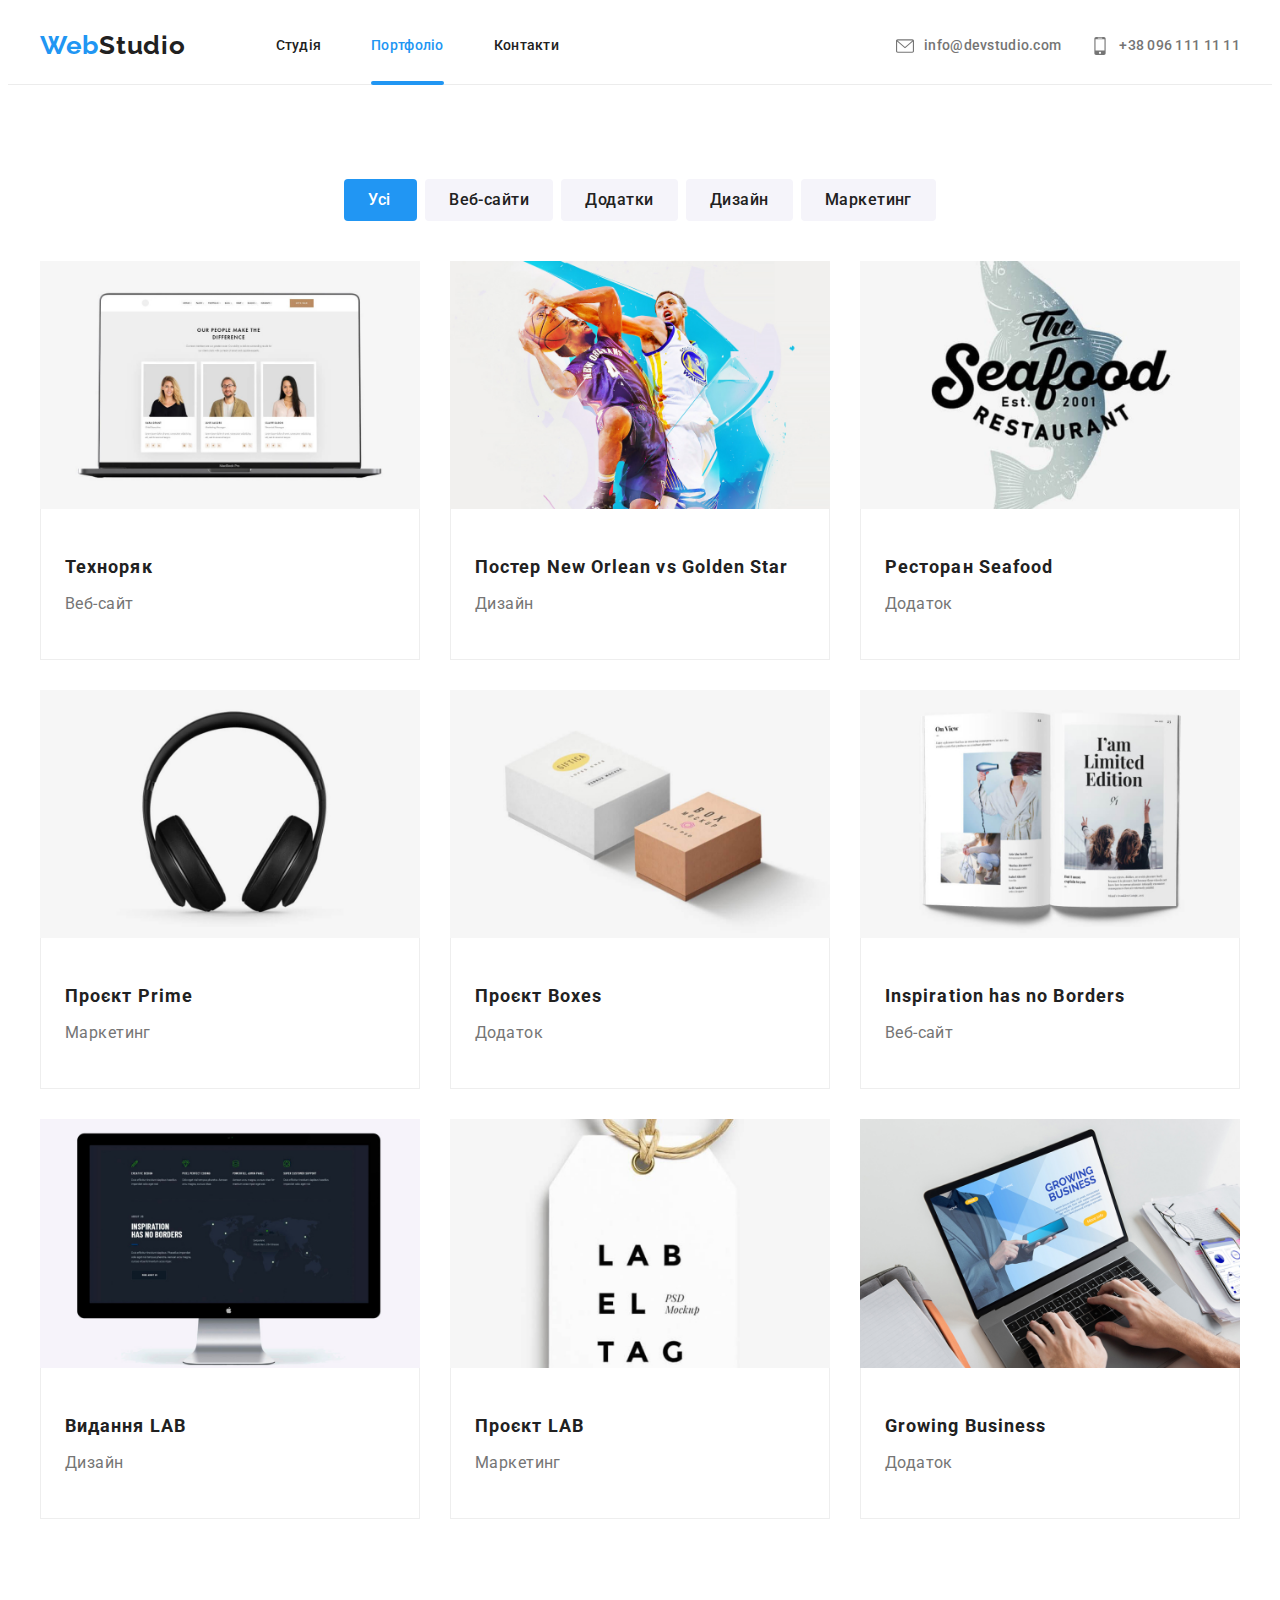
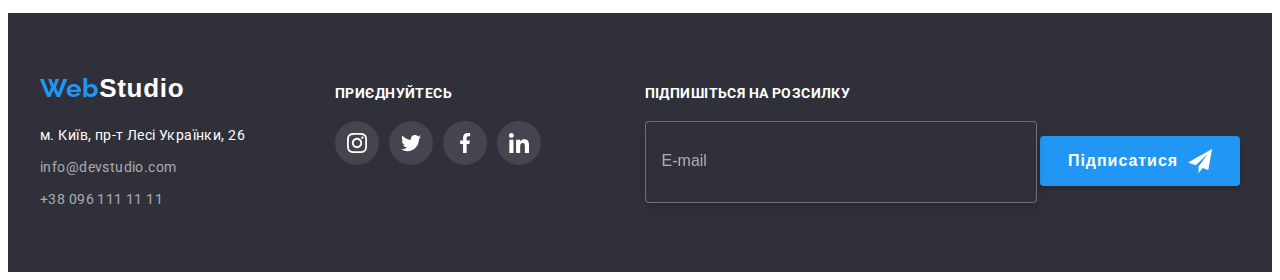
<file: portfolio.html>
<!DOCTYPE html>
<html>
<head>
    <meta charset='utf-8'>
    <meta http-equiv='X-UA-Compatible' content='IE=edge'>
    <meta name='viewport' content='width=device-width, initial-scale=1'>
    <link rel="stylesheet" type="text/css" href="css/main.css">
	<link 
      href="https://fonts.googleapis.com/css2?family=Raleway:wght@700&family=Roboto:wght@400;500;700;900&display=swap" 
      rel="stylesheet" 
    />  
	<link rel="stylesheet" href="https://cdnjs.cloudflare.com/ajax/libs/modern-normalize/1.1.0/modern-normalize.min.css" 
      integrity="sha512-wpPYUAdjBVSE4KJnH1VR1HeZfpl1ub8YT/NKx4PuQ5NmX2tKuGu6U/JRp5y+Y8XG2tV+wKQpNHVUX03MfMFn9Q==" 
      crossorigin="anonymous" 
      referrerpolicy="no-referrer" />
    <title>WebStudio-portfolio</title>
</head>
<body>
    <header class="header">
		<div class="container header-nav">
            <div class="main-wrapper">
                <div class="main-nav">
                    <a href="#" class="logo">Web<span class="logo logo-countinuation">Studio</span></a>
                </div>
                <ul class="site-nav2">
                    <li class="site-nav__item2">
                        <a href="./WebStudio.html" class="site-nav__link2">Студія</a>
                    </li>
                    <li class="site-nav__item2">
                        <a href="" class="site-nav__link2 site-nav__item2--current">Портфоліо</a>
                    </li>
                    <li class="site-nav__item2">
                        <a href="" class="site-nav__link2">Контакти</a>
                    </li>
                </ul>
            </div>
            <button type="button" class="menu-button" data-menu-button aria-expanded="false" aria-controls="menu-container">
                <svg width="40" height="40" viewBox="0 0 40 40" xmlns="http://www.w3.org/2000/svg" class="icon-menu">
                    <path fill-rule="evenodd" clip-rule="evenodd" d="M8 14.6667V12H32V14.6667H8ZM8 21.3333H32V18.6667H8V21.3333ZM8 28H32V25.3333H8V28Z"/>
                </svg>
                <svg width="40" height="40" viewBox="0 0 40 40" xmlns="http://www.w3.org/2000/svg" class="icon-cross">
                    <path d="M29.6667 12.88L27.7867 11L20.3333 18.4533L12.88 11L11 12.88L18.4533 20.3333L11 27.7867L12.88 29.6667L20.3333 22.2133L27.7867 29.6667L29.6667 27.7867L22.2133 20.3333L29.6667 12.88Z"/>
                </svg>
            </button>
            <div class="menu-container" id="menu-container" data-menu>
                <div class="menu-wrap">
                    <ul class="site-nav">
                        <li class="site-nav__item">
                            <a href="./WebStudio.html" class="site-nav__link">Студія</a>
                        </li>
                        <li class="site-nav__item">
                            <a href="" class="site-nav__link site-nav__item--current">Портфоліо</a>
                        </li>
                        <li class="site-nav__item">
                            <a href="" class="site-nav__link">Контакти</a>
                        </li>
                    </ul>
                    <ul class="auth-nav">
                        <li class="auth-nav__item">
                            <a href="#" class="auth-nav__link auth-nav__item--current">
                                +38 096 111 11 11</a>
                        </li>
                        <li class="auth-nav__item">
                            <a href="#" class="auth-nav__link ">
                                info@devstudio.com
                            </a>
                        </li>
                    </ul>
                    <ul class="link-nav">
                        <li class="link-nav__item"><a href="" class="link-nav__link">Instagram</a></li>
                        <li class="link-nav__item"><a href="" class="link-nav__link">Twitter</a></li>
                        <li class="link-nav__item"><a href="" class="link-nav__link">Facebook</a></li>
                        <li class="link-nav__item"><a href="" class="link-nav__link">Linkedin</a></li>
                    </ul>
                </div>
            </div>
            <ul class="auth-nav2">
                <li class="auth-nav__item2">
                    <a href="#" class="auth-nav__link2">
                        <svg version="1.1" xmlns="http://www.w3.org/2000/svg" width="18" height="20" viewBox="0 0 1024 1024" class="svg-mail">
                            <title>envelope</title>
                            <g id="icomoon-ignore">
                            </g>
                            <path d="M928 128h-831.999c-52.938 0-96.001 43.063-96.001 96.001v575.999c0 52.934 43.063 96 96.001 96h831.999c52.934 0 96-43.066 96-96v-575.999c0-52.938-43.066-96.001-96-96.001zM928 192c4.346 0 8.48 0.902 12.262 2.477l-428.262 371.18-428.267-371.18c3.782-1.573 7.917-2.477 12.266-2.477h832.001zM928 832h-831.999c-17.656 0-32.001-14.342-32.001-32v-537.907l427.031 370.093c6.032 5.217 13.5 7.812 20.969 7.812s14.937-2.593 20.969-7.812l427.031-370.093v537.907c0 17.658-14.342 32-32 32z"></path>
                        </svg>
                        info@devstudio.com
                    </a>
                </li>
                <li class="auth-nav__item2">
                    <a href="#" class="auth-nav__link2">
                        <svg version="1.1" xmlns="http://www.w3.org/2000/svg" width="18" height="20" viewBox="0 0 512 512" class="svg-tel">
                            <title></title>
                            <g id="icomoon-ignore">
                            </g>
                            <path d="M368 0h-224c-26.4 0-48 21.6-48 48v416c0 26.4 21.6 48 48 48h224c26.4 0 48-21.6 48-48v-416c0-26.4-21.6-48-48-48zM192 24h128v16h-128v-16zM256 480c-17.673 0-32-14.327-32-32s14.327-32 32-32 32 14.327 32 32-14.327 32-32 32zM384 384h-256v-320h256v320z"></path>
                        </svg>
                        +38 096 111 11 11</a>
                </li>
            </ul>
		</div>
	</header>
    <main>
        <section class="portfolio">
			<div class="container">
				<ul class="filters">
					<li class="filters__item"><button type="button" class="button__primary">Усі</button></li>
					<li class="filters__item"><button type="button" class="button__secondary">Веб-сайти</button></li>
					<li class="filters__item"><button type="button" class="button__secondary">Додатки</button></li>
					<li class="filters__item"><button type="button" class="button__secondary">Дизайн</button></li>
					<li class="filters__item"><button type="button" class="button__secondary">Маркетинг</button></li>
				</ul>
                <ul class="project">
					<li class="project__item">
						<a href="#" class="product-link">
							<div class="product-thumb">
								<img srcset="./images/portfolio/techno@1.jpg 480w, ./images/portfolio/techno@2.jpg 960w" 
                                sizes="(min-width: 768px) 50vw"
                                src="./images/portfolio/techno.jpg" alt="" class="product-thumb__image">
								<p class="product-thumb__text-overlay">Ресурс пропонує комплексні пропозиції з різним рівнем функціоналу та сервісів. Все це дозволить відвідувачу отримати вичерпні відомості про компанію чи приватну особу.</p>
							</div>
							<div class="project__post">
								<h3 class="project__title">Техноряк</h3>
								<p class="project__subtitle">Веб-сайт</p>
							</div>
						</a>
					</li>
					<li class="project__item">
						<a href="#" class="product-link">
							<div class="product-thumb">
								<img srcset="./images/portfolio/poster@1.jpg 480w, ./images/portfolio/poster@2.jpg 960w" 
                                sizes="(min-width: 768px) 50vw"
                                src="./images/portfolio/poster.jpg" alt="" class="product-thumb__image">
								<p class="product-thumb__text-overlay">Ресурс пропонує комплексні пропозиції з різним рівнем функціоналу та сервісів. Все це дозволить відвідувачу отримати вичерпні відомості про компанію чи приватну особу.</p>
							</div>
							<div class="project__post">
								<h3 class="project__title">Постер New Orlean vs Golden Star</h3>
								<p class="project__subtitle">Дизайн</p>
							</div>
						</a>
					</li>
					<li class="project__item">
						<a href="#" class="product-link">
							<div class="product-thumb">
								<img srcset="./images/portfolio/seafood@1.jpg 480w, ./images/portfolio/seafood@2.jpg 960w" src="./images/portfolio/seafood.jpg" alt="" class="product-thumb__image">
								<p class="product-thumb__text-overlay">Ресурс пропонує комплексні пропозиції з різним рівнем функціоналу та сервісів. Все це дозволить відвідувачу отримати вичерпні відомості про компанію чи приватну особу.</p>
							</div>
							<div class="project__post">
								<h3 class="project__title">Ресторан Seafood</h3>
								<p class="project__subtitle">Додаток</p>
							</div>
						</a>
					</li>
					<li class="project__item">
						<a href="#" class="product-link">
							<div class="product-thumb">
								<img srcset="./images/portfolio/prime@1.jpg 480w, ./images/portfolio/prime@2.jpg 960w" 
                                sizes="(min-width: 768px) 50vw"
                                src="./images/portfolio/prime.jpg" alt="" class="product-thumb__image">
								<p class="product-thumb__text-overlay">Ресурс пропонує комплексні пропозиції з різним рівнем функціоналу та сервісів. Все це дозволить відвідувачу отримати вичерпні відомості про компанію чи приватну особу.</p>
							</div>
							<div class="project__post">
								<h3 class="project__title">Проєкт Prime</h3>
								<p class="project__subtitle">Маркетинг</p>
							</div>
						</a>
					</li>
					<li class="project__item">
						<a href="#" class="product-link">
							<div class="product-thumb">
								<img srcset="./images/portfolio/boxes@1.jpg 480w, ./images/portfolio/boxes@2.jpg 960w" 
                                sizes="(min-width: 768px) 50vw"
                                src="./images/portfolio/boxes.jpg" alt="" class="product-thumb__image">
								<p class="product-thumb__text-overlay">Ресурс пропонує комплексні пропозиції з різним рівнем функціоналу та сервісів. Все це дозволить відвідувачу отримати вичерпні відомості про компанію чи приватну особу.</p>
							</div>
							<div class="project__post">
								<h3 class="project__title">Проєкт Boxes</h3>
								<p class="project__subtitle">Додаток</p>
							</div>
						</a>
					</li>
					<li class="project__item">
						<a href="#" class="product-link">
							<div class="product-thumb">
								<img srcset="./images/portfolio/inspiration@1.jpg 480w, ./images/portfolio/inspiration@2.jpg 960w" 
                                sizes="(min-width: 768px) 50vw"
                                src="./images/portfolio/inspiration.jpg" alt="" class="product-thumb__image">
								<p class="product-thumb__text-overlay">Ресурс пропонує комплексні пропозиції з різним рівнем функціоналу та сервісів. Все це дозволить відвідувачу отримати вичерпні відомості про компанію чи приватну особу.</p>
							</div>
							<div class="project__post">
								<h3 class="project__title">Inspiration has no Borders</h3>
								<p class="project__subtitle">Веб-сайт</p>
							</div>
						</a>
					</li>
					<li class="project__item">
						<a href="#" class="product-link">
							<div class="product-thumb">
								<img srcset="./images/portfolio/limedition@1.jpg 480w, ./images/portfolio/limedition@2.jpg 960w" 
                                sizes="(min-width: 768px) 50vw"
                                src="./images/portfolio/limedition.jpg" alt="" class="product-thumb__image">
								<p class="product-thumb__text-overlay">Ресурс пропонує комплексні пропозиції з різним рівнем функціоналу та сервісів. Все це дозволить відвідувачу отримати вичерпні відомості про компанію чи приватну особу.</p>
							</div>
							<div class="project__post">
								<h3 class="project__title">Видання LAB</h3>
								<p class="project__subtitle">Дизайн</p>
							</div>
						</a>
					</li>
					<li class="project__item">
						<a href="#" class="product-link">
							<div class="product-thumb">
								<img srcset="./images/portfolio/lab@1.jpg 480w, ./images/portfolio/lab@2.jpg 960w" 
                                sizes="(min-width: 768px) 50vw"
                                src="./images/portfolio/lab.jpg" alt="" class="product-thumb__image">
								<p class="product-thumb__text-overlay">Ресурс пропонує комплексні пропозиції з різним рівнем функціоналу та сервісів. Все це дозволить відвідувачу отримати вичерпні відомості про компанію чи приватну особу.</p>
							</div>
							<div class="project__post">
								<h3 class="project__title">Проєкт LAB</h3>
								<p class="project__subtitle">Маркетинг</p>
							</div>
						</a>
					</li>
					<li class="project__item">
						<a href="#" class="product-link">
							<div class="product-thumb">
								<img srcset="./images/portfolio/growing@1.jpg 480w, ./images/portfolio/growing@2.jpg 960w" 
                                sizes="(min-width: 768px) 50vw"
                                src="./images/portfolio/growing.jpg" alt="" class="product-thumb__image">
								<p class="product-thumb__text-overlay">Ресурс пропонує комплексні пропозиції з різним рівнем функціоналу та сервісів. Все це дозволить відвідувачу отримати вичерпні відомості про компанію чи приватну особу.</p>
							</div>
							<div class="project__post">
								<h3 class="project__title">Growing Business</h3>
								<p class="project__subtitle">Додаток</p>
							</div>
						</a>
					</li>
				</ul>
			</div>
		</section>
    </main>
    <footer class="footer">
		<div class="container">
			<div class="container-footer">
                <div class="footer-wrap">
                    <div class="address-footer">
                        <a href="#" class="logo">Web<span class="studio">Studio</span></a>
                        <div class="address">
                            <ul class="address-list">
                                <li class="address-list__item"><a href="#" target="_blank" class="address-list__link-address">м. Київ, пр-т Лесі Українки, 26</a></li>
                                <li class="address-list__item"><a href="#" target="_blank" class="address-list__link">info@devstudio.com</a></li>
                                <li class="address-list__item"><a href="#" target="_blank" class="address-list__link">+38 096 111 11 11</a></li>
                            </ul>
                        </div>
                    </div>
                    <div class="social">
                        <p class="invite-title">Приєднуйтесь</p>
                        <ul class="social-links">
                            <li class="social-links__item"><a href="#" target="_blank" class="ellipse instagram"></a></li>
                            <li class="social-links__item"><a href="#" target="_blank" class="ellipse twitter"></a></li>
                            <li class="social-links__item"><a href="#" target="_blank" class="ellipse facebook"></a></li>
                            <li class="social-links__item"><a href="#" target="_blank" class="ellipse linkedin"></a></li>
                        </ul>
                    </div>
                </div>
				<div class="email-input">
					<p class="invite-title">Підпишіться на розсилку</p>
					<form autocomplete="off">
						<div class="email-form">
							<label class="email-form__email">
							<input type="name" name="email" placeholder="E-mail">
							</label>
							<button type="submit" class="email-form__email-button">Підписатися</button>
						</div>
					</form>
				</div>
			</div>		
		</div>
	</footer>

    <script src="./js/menu.js"></script>

</body>
</html>
</file>
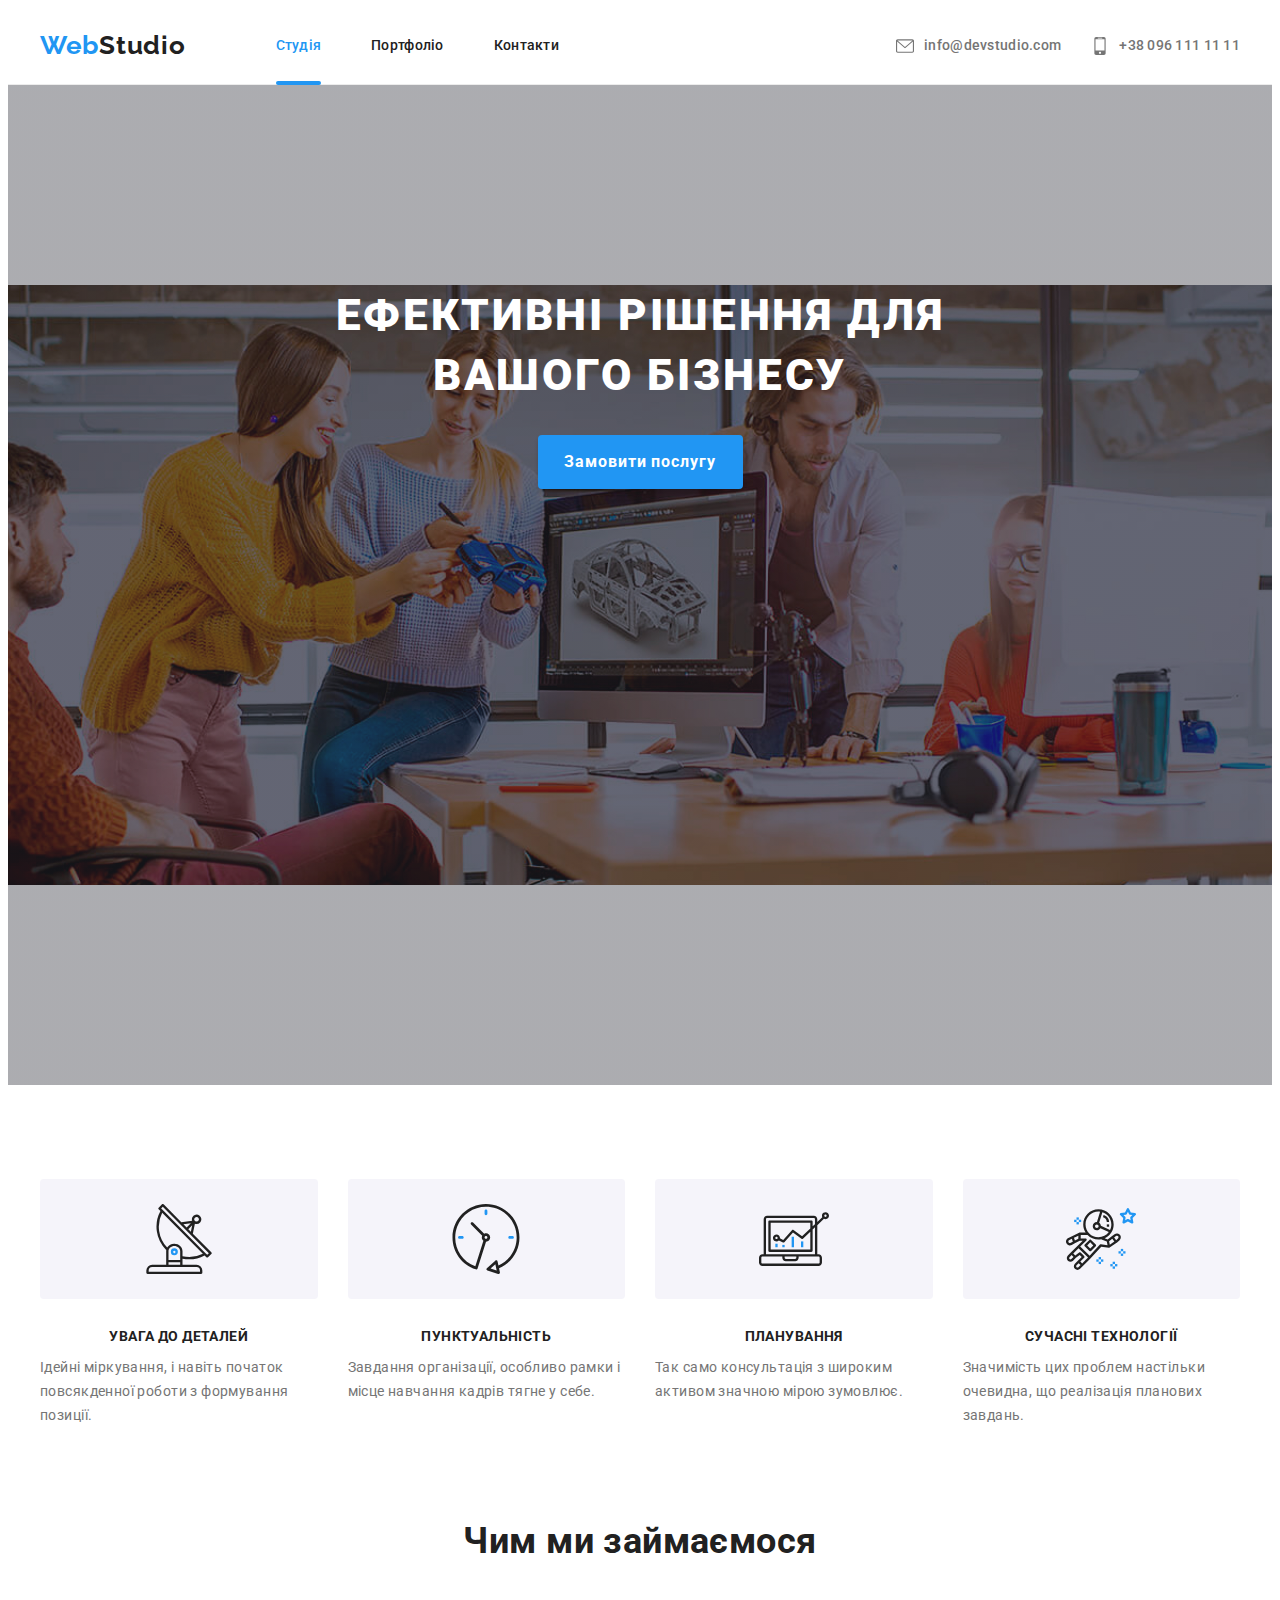
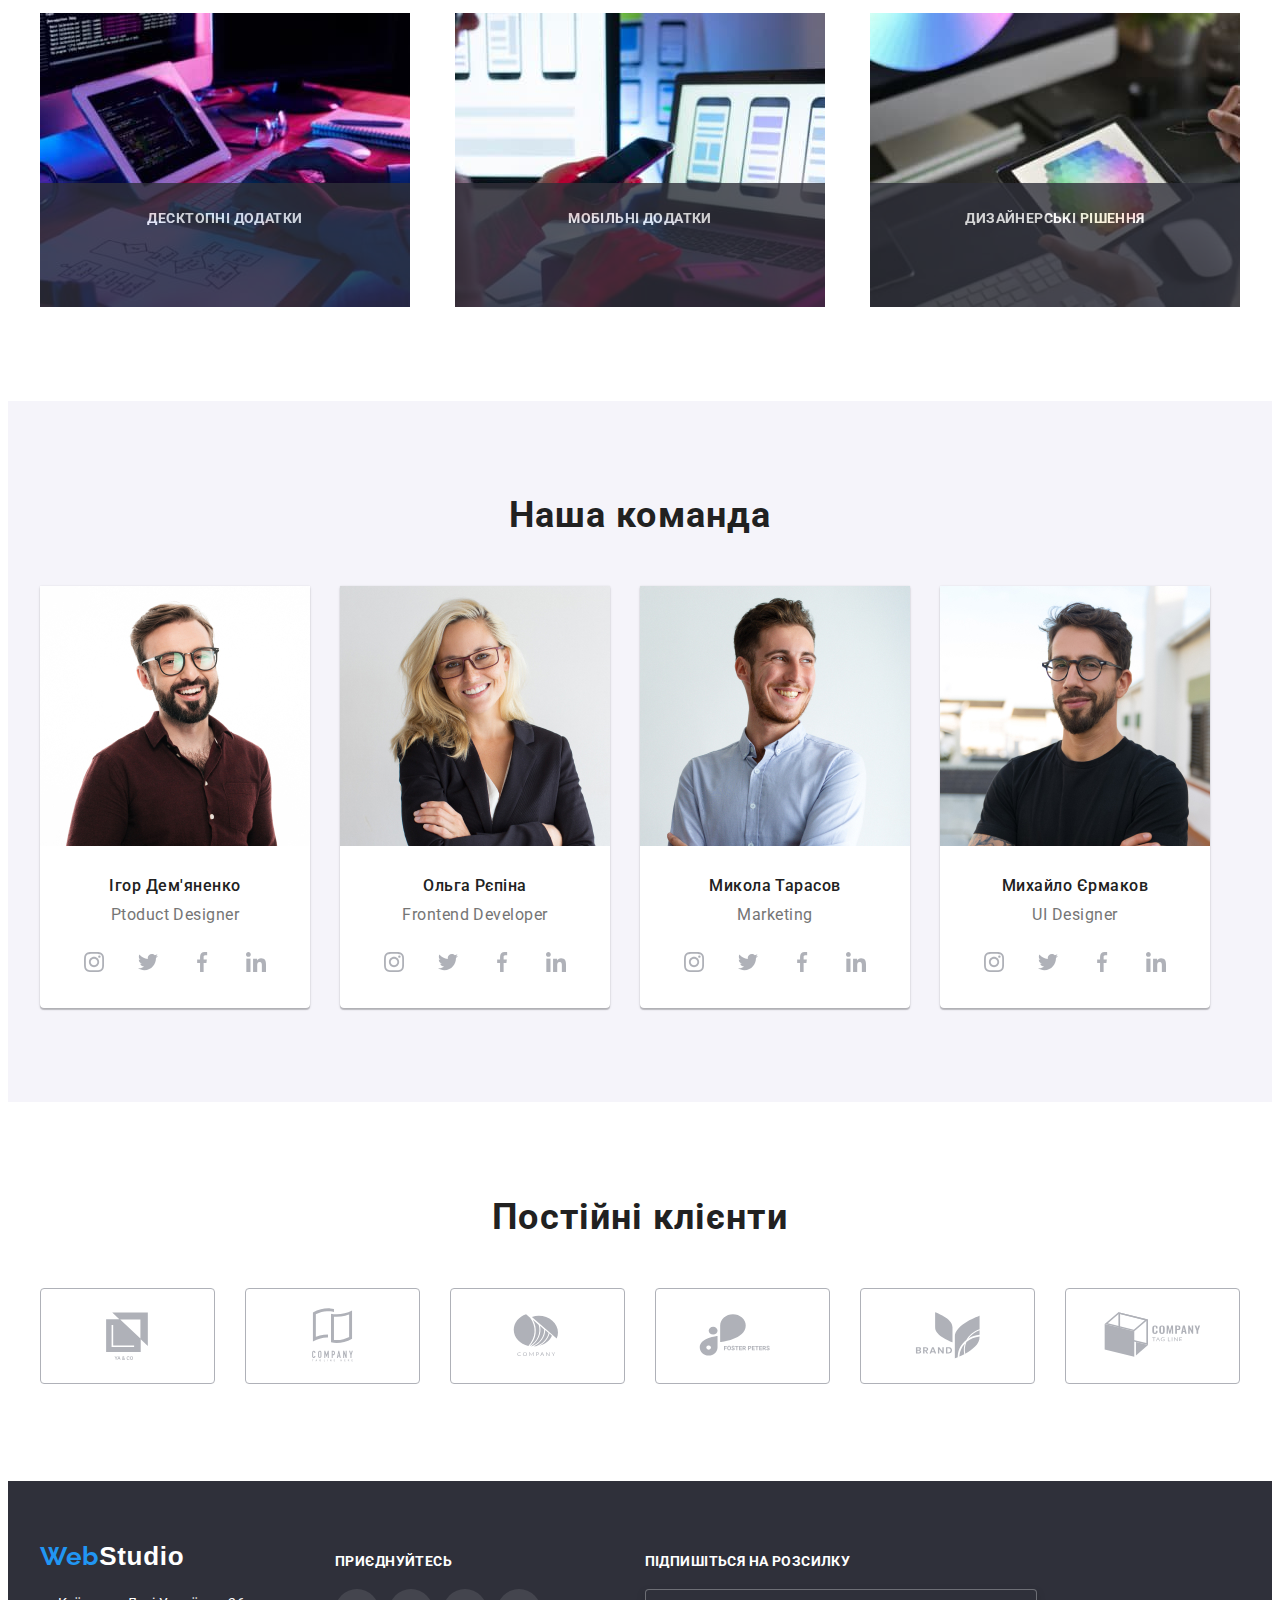
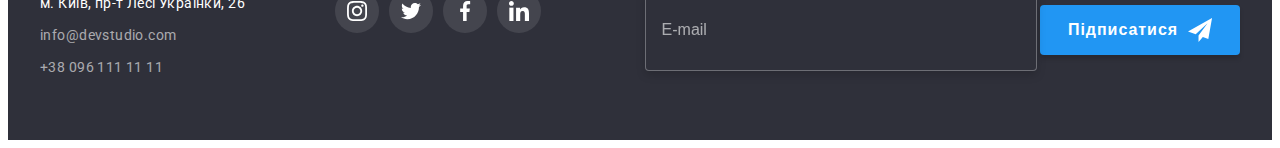
<file: WebStudio.html>
<!DOCTYPE html>
<html>
<head>
    <meta charset='utf-8'>
    <meta http-equiv='X-UA-Compatible' content='IE=edge'>
    <meta name='viewport' content='width=device-width, initial-scale=1'>
    <link rel="stylesheet" type="text/css" href="css/main.css">
	<link 
      href="https://fonts.googleapis.com/css2?family=Raleway:wght@700&family=Roboto:wght@400;500;700;900&display=swap" 
      rel="stylesheet" 
    />  
	<link rel="stylesheet" href="https://cdnjs.cloudflare.com/ajax/libs/modern-normalize/1.1.0/modern-normalize.min.css" 
      integrity="sha512-wpPYUAdjBVSE4KJnH1VR1HeZfpl1ub8YT/NKx4PuQ5NmX2tKuGu6U/JRp5y+Y8XG2tV+wKQpNHVUX03MfMFn9Q==" 
      crossorigin="anonymous" 
      referrerpolicy="no-referrer" />
    <title>WebStudio</title>
</head>
<body>
    <header class="header">
		<div class="container header-nav">
            <div class="main-wrapper">
                <div class="main-nav">
                    <a href="#" class="logo">Web<span class="logo logo-countinuation">Studio</span></a>
                </div>
                <ul class="site-nav2">
                    <li class="site-nav__item2">
                        <a href="" class="site-nav__link2 site-nav__item2--current">Студія</a>
                    </li>
                    <li class="site-nav__item2">
                        <a href="./portfolio.html" class="site-nav__link2">Портфоліо</a>
                    </li>
                    <li class="site-nav__item2">
                        <a href="" class="site-nav__link2">Контакти</a>
                    </li>
                </ul>
            </div>
            <button type="button" class="menu-button" data-menu-button aria-expanded="false" aria-controls="menu-container">
                <svg width="40" height="40" viewBox="0 0 40 40" xmlns="http://www.w3.org/2000/svg" class="icon-menu">
                    <path fill-rule="evenodd" clip-rule="evenodd" d="M8 14.6667V12H32V14.6667H8ZM8 21.3333H32V18.6667H8V21.3333ZM8 28H32V25.3333H8V28Z"/>
                </svg>
                <svg width="40" height="40" viewBox="0 0 40 40" xmlns="http://www.w3.org/2000/svg" class="icon-cross">
                    <path d="M29.6667 12.88L27.7867 11L20.3333 18.4533L12.88 11L11 12.88L18.4533 20.3333L11 27.7867L12.88 29.6667L20.3333 22.2133L27.7867 29.6667L29.6667 27.7867L22.2133 20.3333L29.6667 12.88Z"/>
                </svg>
            </button>
            <div class="menu-container" id="menu-container" data-menu>
                <div class="menu-wrap">
                    <ul class="site-nav">
                        <li class="site-nav__item">
                            <a href="" class="site-nav__link site-nav__item--current">Студія</a>
                        </li>
                        <li class="site-nav__item">
                            <a href="./portfolio.html" class="site-nav__link">Портфоліо</a>
                        </li>
                        <li class="site-nav__item">
                            <a href="" class="site-nav__link">Контакти</a>
                        </li>
                    </ul>
                    <ul class="auth-nav">
                        <li class="auth-nav__item">
                            <a href="#" class="auth-nav__link auth-nav__item--current">
                                +38 096 111 11 11</a>
                        </li>
                        <li class="auth-nav__item">
                            <a href="#" class="auth-nav__link ">
                                info@devstudio.com
                            </a>
                        </li>
                    </ul>
                    <ul class="link-nav">
                        <li class="link-nav__item"><a href="" class="link-nav__link">Instagram</a></li>
                        <li class="link-nav__item"><a href="" class="link-nav__link">Twitter</a></li>
                        <li class="link-nav__item"><a href="" class="link-nav__link">Facebook</a></li>
                        <li class="link-nav__item"><a href="" class="link-nav__link">Linkedin</a></li>
                    </ul>
                </div>
            </div>
            <ul class="auth-nav2">
                <li class="auth-nav__item2">
                    <a href="#" class="auth-nav__link2">
                        <svg version="1.1" xmlns="http://www.w3.org/2000/svg" width="18" height="20" viewBox="0 0 1024 1024" class="svg-mail">
                            <title>envelope</title>
                            <g id="icomoon-ignore">
                            </g>
                            <path d="M928 128h-831.999c-52.938 0-96.001 43.063-96.001 96.001v575.999c0 52.934 43.063 96 96.001 96h831.999c52.934 0 96-43.066 96-96v-575.999c0-52.938-43.066-96.001-96-96.001zM928 192c4.346 0 8.48 0.902 12.262 2.477l-428.262 371.18-428.267-371.18c3.782-1.573 7.917-2.477 12.266-2.477h832.001zM928 832h-831.999c-17.656 0-32.001-14.342-32.001-32v-537.907l427.031 370.093c6.032 5.217 13.5 7.812 20.969 7.812s14.937-2.593 20.969-7.812l427.031-370.093v537.907c0 17.658-14.342 32-32 32z"></path>
                        </svg>
                        info@devstudio.com
                    </a>
                </li>
                <li class="auth-nav__item2">
                    <a href="#" class="auth-nav__link2">
                        <svg version="1.1" xmlns="http://www.w3.org/2000/svg" width="18" height="20" viewBox="0 0 512 512" class="svg-tel">
                            <title></title>
                            <g id="icomoon-ignore">
                            </g>
                            <path d="M368 0h-224c-26.4 0-48 21.6-48 48v416c0 26.4 21.6 48 48 48h224c26.4 0 48-21.6 48-48v-416c0-26.4-21.6-48-48-48zM192 24h128v16h-128v-16zM256 480c-17.673 0-32-14.327-32-32s14.327-32 32-32 32 14.327 32 32-14.327 32-32 32zM384 384h-256v-320h256v320z"></path>
                        </svg>
                        +38 096 111 11 11</a>
                </li>
            </ul>
		</div>
	</header>
    <section class="hat">
		    <h1 class="hat__tittle">ЕФЕКТИВНІ РІШЕННЯ ДЛЯ ВАШОГО БІЗНЕСУ</h1>
		    <button data-modal-open type="button" class="hat__button">Замовити послугу</button>
    </section>
    <main class="main">
        <section class="specifics">
			<div class="container">
				<ul class="features">
					<li class="features__item icon-antenna">						
						<h3 class="features__title">Увага до деталей</h3>
						<p>Ідейні міркування, і навіть початок повсякденної роботи з формування позиції.</p>
					</li>
					<li class="features__item icon-clock">
						<h3 class="features__title">Пунктуальність</h3>
						<p>Завдання організації, особливо рамки і місце навчання кадрів тягне у себе.</p>
					</li>
					<li class="features__item icon-diagram">
						<h3 class="features__title">Планування</h3>
						<p>Так само консультація з широким активом значною мірою зумовлює.</p>
					</li>
					<li class="features__item icon-astronaut">
						<h3 class="features__title">Сучасні Технології</h3>
						<p>Значимість цих проблем настільки очевидна, що реалізація планових завдань.</p>
					</li>
				</ul>
			</div>
		</section>
        <section class="box">
			<div class="container">
				<h2 class="box__title">Чим ми займаємося</h2>
				<ul class="box-list">
					<li class="box-list__item"><img src="./images/box/img1.jpg" alt="img1" class="box-list__image">
					<p class="box-list__label">Десктопні Додатки</p></li>
					<li class="box-list__item"><img src="./images/box/img2.jpg" alt="img2" class="box-list__image">
					<p class="box-list__label">Мобільні додатки</p></li>
					<li class="box-list__item"><img src="./images/box/img3.jpg" alt="img3" class="box-list__image">
					<p class="box-list__label">Дизайнерські рішення</p></li>
				</ul>
			</div>
		</section>
        <section class="team">
			<div class="container">
				<h2 class="team-title">Наша команда</h2>
				<ul class="team-card">
					<li class="team-card__item">
						<picture>
                            <source srcset="./images/our_team/igor1200@1.jpg 1x, ./images/our_team/igor1200@3.jpg 2x" media="(min-width: 1200px)">
                            <img 
                            srcset="./images/our_team/igor@1.jpg 480w, ./images/our_team/igor@2.jpg 960w"
                            sizes="(min-width: 1200px) 25vw, (min-width: 768px) 50vw"
                            src="./images/our_team/igor@1.jpg" alt="" class="team-card__image">
                        </picture>
						<h3 class="team-card__title">Ігор Дем'яненко</h3>
						<p class="team-card__subtitle">Ptoduct Designer</p>
						<div class="team-card__logos">
							<a class="team-card__link" href="#">
								<svg version="1.1" xmlns="http://www.w3.org/2000/svg" width="20" height="20" viewBox="0 0 1024 1024">
								<title></title>
								<g id="icomoon-ignore">
								</g>
								<path d="M1022.996 301.059c-2.396-54.409-11.197-91.814-23.798-124.227-13.005-34.405-33.009-65.208-59.218-90.814-25.605-26.006-56.612-46.212-90.619-59.012-32.599-12.604-69.811-21.403-124.216-23.802-54.815-2.602-72.218-3.204-211.246-3.204-139.027 0-156.429 0.602-211.041 3.001-54.409 2.399-91.815 11.205-124.22 23.802-34.413 13.003-65.215 33.007-90.822 59.215-26.005 25.606-46.204 56.612-59.011 90.619-12.604 32.608-21.403 69.811-23.802 124.22-2.602 54.815-3.204 72.217-3.204 211.247 0 139.023 0.602 156.426 3.001 211.041 2.399 54.405 11.205 91.812 23.809 124.227 13.003 34.401 33.202 65.208 59.207 90.813 25.607 26.004 56.612 46.213 90.619 59.013 32.608 12.6 69.81 21.402 124.227 23.798 54.604 2.406 72.014 3 211.042 3s156.426-0.594 211.041-3c54.41-2.396 91.812-11.197 124.216-23.798 68.818-26.609 123.228-81.019 149.837-149.827 12.595-32.609 21.402-69.821 23.803-124.227 2.396-54.615 3-72.018 3-211.041 0-139.030-0.205-156.431-2.606-211.044zM930.785 719.14c-2.202 50.012-10.604 77.015-17.603 95.017-17.208 44.611-52.613 80.015-97.224 97.224-18.002 7.004-45.204 15.401-95.017 17.597-54.011 2.406-70.211 3-206.838 3-136.63 0-153.031-0.594-206.846-3-50.010-2.196-77.015-10.593-95.018-17.597-22.2-8.202-42.407-21.207-58.808-38.211-17.004-16.604-30.006-36.608-38.211-58.808-7.002-18.002-15.401-45.21-17.597-95.017-2.407-54.011-3.001-70.216-3.001-206.848 0-136.626 0.594-153.028 3.001-206.835 2.195-50.010 10.595-77.015 17.597-95.018 8.205-22.207 21.207-42.407 38.414-58.817 16.597-17.003 36.601-30.006 58.808-38.203 18.003-7.001 45.212-15.401 95.018-17.605 54.010-2.399 70.217-3.001 206.838-3.001 136.832 0 153.027 0.602 206.843 3.001 50.012 2.203 77.015 10.604 95.022 17.605 22.195 8.197 42.404 21.2 58.808 38.203 16.998 16.605 30.003 36.609 38.211 58.817 6.999 18.003 15.401 45.204 17.603 95.018 2.401 54.010 3 70.209 3 206.835 0 136.632-0.599 152.632-3 206.643z"></path>
								<path d="M513.9 249.047c-145.222 0-263.050 117.82-263.050 263.050 0 145.234 117.828 263.050 263.050 263.050 145.234 0 263.055-117.816 263.055-263.050 0-145.23-117.821-263.050-263.055-263.050zM513.9 682.732c-94.212 0-170.633-76.411-170.633-170.634 0-94.221 76.421-170.634 170.633-170.634 94.223 0 170.634 76.413 170.634 170.634 0 94.223-76.411 170.634-170.634 170.634z"></path>
								<path d="M848.768 238.648c0 33.913-27.5 61.41-61.42 61.41-33.915 0-61.409-27.497-61.409-61.41 0-33.921 27.494-61.411 61.409-61.411 33.92 0 61.42 27.49 61.42 61.411z"></path>
								</svg>
							</a>
							<a class="team-card__link" href="#">
								<svg version="1.1" xmlns="http://www.w3.org/2000/svg" width="20" height="20" viewBox="0 0 1024 1024">
								<title></title>
								<g id="icomoon-ignore">
								</g>
								<path d="M1024 194.496c-38.077 16.704-78.659 27.776-120.96 33.152 43.52-25.984 76.739-66.816 92.349-116.032-40.571 24.192-85.371 41.28-133.12 50.816-38.528-41.024-93.44-66.432-153.344-66.432-116.219 0-209.789 94.336-209.789 209.984 0 16.64 1.408 32.64 4.864 47.872-174.528-8.512-328.96-92.16-432.704-219.584-18.112 31.424-28.736 67.392-28.736 106.112 0 72.704 37.44 137.152 93.248 174.464-33.728-0.64-66.816-10.432-94.848-25.856 0 0.64 0 1.472 0 2.304 0 102.016 72.768 186.752 168.192 206.269-17.088 4.675-35.712 6.912-55.040 6.912-13.44 0-27.008-0.763-39.744-3.584 27.2 83.139 104.384 144.261 196.16 146.243-71.424 55.875-162.112 89.533-260.288 89.533-17.216 0-33.728-0.763-50.24-2.877 92.992 59.971 203.2 94.208 322.048 94.208 386.304 0 597.504-320 597.504-597.376 0-9.28-0.317-18.24-0.768-27.136 41.667-29.568 76.672-66.496 105.216-108.992z"></path>
								</svg>
							</a>
							<a class="team-card__link" href="#">
								<svg version="1.1" xmlns="http://www.w3.org/2000/svg" width="20" height="20" viewBox="0 0 1024 1024" class="team-card__svg">
								<title></title>
								<g id="icomoon-ignore">
								</g>
								<path d="M682.537 170.026h93.486v-162.816c-16.128-2.219-71.598-7.211-136.192-7.211-134.786 0-227.117 84.778-227.117 240.598v143.402h-148.736v182.016h148.736v457.984h182.358v-457.943h142.72l22.656-182.014h-165.417v-125.397c0.041-52.608 14.208-88.619 87.506-88.619z"></path>
								</svg>
							</a>
							<a class="team-card__link" href="#">
								<svg version="1.1" xmlns="http://www.w3.org/2000/svg" width="20" height="20" viewBox="0 0 1024 1024">
								<title></title>
								<g id="icomoon-ignore">
								</g>
								<path d="M1023.744 1024v-0.041h0.256v-375.552c0-183.722-39.552-325.247-254.336-325.247-103.255 0-172.544 56.661-200.832 110.378h-2.985v-93.226h-203.65v683.647h212.052v-338.519c0-89.129 16.896-175.315 127.278-175.315 108.754 0 110.377 101.715 110.377 181.034v332.841h211.84z"></path>
								<path d="M16.897 340.35h212.309v683.65h-212.309v-683.65z"></path>
								<path d="M122.966 0c-67.883 0-122.966 55.082-122.966 122.966s55.082 124.117 122.966 124.117c67.882 0 122.965-56.234 122.965-124.117-0.042-67.883-55.125-122.966-122.965-122.966v0z"></path>
								</svg>
							</a>			
						</div>
					</li>
					<li class="team-card__item">
                        <picture>
                            <source srcset="./images/our_team/olga1200@1.jpg 1x, ./images/our_team/olga1200@3.jpg 2x" media="(min-width: 1200px)">
                            <img 
                            srcset="./images/our_team/olga@1.jpg 480w, ./images/our_team/olga@2.jpg 960w"
                            sizes="(min-width: 1200px) 25vw, (min-width: 768px) 50vw"
                            src="./images/our_team/olga@1.jpg" alt="" class="team-card__image">
                        </picture>
                        <h3 class="team-card__title">Ольга Рєпіна</h3>
						<p class="team-card__subtitle">Frontend Developer</p>
						<div class="team-card__logos">
							<a class="team-card__link" href="#">
								<svg version="1.1" xmlns="http://www.w3.org/2000/svg" width="20" height="20" viewBox="0 0 1024 1024">
								<title></title>
								<g id="icomoon-ignore">
								</g>
								<path d="M1022.996 301.059c-2.396-54.409-11.197-91.814-23.798-124.227-13.005-34.405-33.009-65.208-59.218-90.814-25.605-26.006-56.612-46.212-90.619-59.012-32.599-12.604-69.811-21.403-124.216-23.802-54.815-2.602-72.218-3.204-211.246-3.204-139.027 0-156.429 0.602-211.041 3.001-54.409 2.399-91.815 11.205-124.22 23.802-34.413 13.003-65.215 33.007-90.822 59.215-26.005 25.606-46.204 56.612-59.011 90.619-12.604 32.608-21.403 69.811-23.802 124.22-2.602 54.815-3.204 72.217-3.204 211.247 0 139.023 0.602 156.426 3.001 211.041 2.399 54.405 11.205 91.812 23.809 124.227 13.003 34.401 33.202 65.208 59.207 90.813 25.607 26.004 56.612 46.213 90.619 59.013 32.608 12.6 69.81 21.402 124.227 23.798 54.604 2.406 72.014 3 211.042 3s156.426-0.594 211.041-3c54.41-2.396 91.812-11.197 124.216-23.798 68.818-26.609 123.228-81.019 149.837-149.827 12.595-32.609 21.402-69.821 23.803-124.227 2.396-54.615 3-72.018 3-211.041 0-139.030-0.205-156.431-2.606-211.044zM930.785 719.14c-2.202 50.012-10.604 77.015-17.603 95.017-17.208 44.611-52.613 80.015-97.224 97.224-18.002 7.004-45.204 15.401-95.017 17.597-54.011 2.406-70.211 3-206.838 3-136.63 0-153.031-0.594-206.846-3-50.010-2.196-77.015-10.593-95.018-17.597-22.2-8.202-42.407-21.207-58.808-38.211-17.004-16.604-30.006-36.608-38.211-58.808-7.002-18.002-15.401-45.21-17.597-95.017-2.407-54.011-3.001-70.216-3.001-206.848 0-136.626 0.594-153.028 3.001-206.835 2.195-50.010 10.595-77.015 17.597-95.018 8.205-22.207 21.207-42.407 38.414-58.817 16.597-17.003 36.601-30.006 58.808-38.203 18.003-7.001 45.212-15.401 95.018-17.605 54.010-2.399 70.217-3.001 206.838-3.001 136.832 0 153.027 0.602 206.843 3.001 50.012 2.203 77.015 10.604 95.022 17.605 22.195 8.197 42.404 21.2 58.808 38.203 16.998 16.605 30.003 36.609 38.211 58.817 6.999 18.003 15.401 45.204 17.603 95.018 2.401 54.010 3 70.209 3 206.835 0 136.632-0.599 152.632-3 206.643z"></path>
								<path d="M513.9 249.047c-145.222 0-263.050 117.82-263.050 263.050 0 145.234 117.828 263.050 263.050 263.050 145.234 0 263.055-117.816 263.055-263.050 0-145.23-117.821-263.050-263.055-263.050zM513.9 682.732c-94.212 0-170.633-76.411-170.633-170.634 0-94.221 76.421-170.634 170.633-170.634 94.223 0 170.634 76.413 170.634 170.634 0 94.223-76.411 170.634-170.634 170.634z"></path>
								<path d="M848.768 238.648c0 33.913-27.5 61.41-61.42 61.41-33.915 0-61.409-27.497-61.409-61.41 0-33.921 27.494-61.411 61.409-61.411 33.92 0 61.42 27.49 61.42 61.411z"></path>
								</svg>
							</a>
							<a class="team-card__link" href="#">
								<svg version="1.1" xmlns="http://www.w3.org/2000/svg" width="20" height="20" viewBox="0 0 1024 1024">
								<title></title>
								<g id="icomoon-ignore">
								</g>
								<path d="M1024 194.496c-38.077 16.704-78.659 27.776-120.96 33.152 43.52-25.984 76.739-66.816 92.349-116.032-40.571 24.192-85.371 41.28-133.12 50.816-38.528-41.024-93.44-66.432-153.344-66.432-116.219 0-209.789 94.336-209.789 209.984 0 16.64 1.408 32.64 4.864 47.872-174.528-8.512-328.96-92.16-432.704-219.584-18.112 31.424-28.736 67.392-28.736 106.112 0 72.704 37.44 137.152 93.248 174.464-33.728-0.64-66.816-10.432-94.848-25.856 0 0.64 0 1.472 0 2.304 0 102.016 72.768 186.752 168.192 206.269-17.088 4.675-35.712 6.912-55.040 6.912-13.44 0-27.008-0.763-39.744-3.584 27.2 83.139 104.384 144.261 196.16 146.243-71.424 55.875-162.112 89.533-260.288 89.533-17.216 0-33.728-0.763-50.24-2.877 92.992 59.971 203.2 94.208 322.048 94.208 386.304 0 597.504-320 597.504-597.376 0-9.28-0.317-18.24-0.768-27.136 41.667-29.568 76.672-66.496 105.216-108.992z"></path>
								</svg>
							</a>
							<a class="team-card__link" href="#">
								<svg version="1.1" xmlns="http://www.w3.org/2000/svg" width="20" height="20" viewBox="0 0 1024 1024" class="team-card__svg">
								<title></title>
								<g id="icomoon-ignore">
								</g>
								<path d="M682.537 170.026h93.486v-162.816c-16.128-2.219-71.598-7.211-136.192-7.211-134.786 0-227.117 84.778-227.117 240.598v143.402h-148.736v182.016h148.736v457.984h182.358v-457.943h142.72l22.656-182.014h-165.417v-125.397c0.041-52.608 14.208-88.619 87.506-88.619z"></path>
								</svg>
							</a>
							<a class="team-card__link" href="#">
								<svg version="1.1" xmlns="http://www.w3.org/2000/svg" width="20" height="20" viewBox="0 0 1024 1024">
								<title></title>
								<g id="icomoon-ignore">
								</g>
								<path d="M1023.744 1024v-0.041h0.256v-375.552c0-183.722-39.552-325.247-254.336-325.247-103.255 0-172.544 56.661-200.832 110.378h-2.985v-93.226h-203.65v683.647h212.052v-338.519c0-89.129 16.896-175.315 127.278-175.315 108.754 0 110.377 101.715 110.377 181.034v332.841h211.84z"></path>
								<path d="M16.897 340.35h212.309v683.65h-212.309v-683.65z"></path>
								<path d="M122.966 0c-67.883 0-122.966 55.082-122.966 122.966s55.082 124.117 122.966 124.117c67.882 0 122.965-56.234 122.965-124.117-0.042-67.883-55.125-122.966-122.965-122.966v0z"></path>
								</svg>
							</a>			
						</div>
					</li>
					<li class="team-card__item">
						<picture>
                            <source srcset="./images/our_team/mukol1200@1.jpg 1x, ./images/our_team/mukol1200@3.jpg 2x" media="(min-width: 1200px)">
                            <img 
                            srcset="./images/our_team/mukol@1.jpg 480w, ./images/our_team/mukol@2.jpg 960w"
                            sizes="(min-width: 1200px) 25vw, (min-width: 768px) 50vw"
                            src="./images/our_team/mukol@1.jpg" alt="" class="team-card__image">
                        </picture>
						<h3 class="team-card__title">Микола Тарасов</h3>
						<p class="team-card__subtitle">Marketing</p>
						<div class="team-card__logos">
							<a class="team-card__link" href="#">
								<svg version="1.1" xmlns="http://www.w3.org/2000/svg" width="20" height="20" viewBox="0 0 1024 1024">
								<title></title>
								<g id="icomoon-ignore">
								</g>
								<path d="M1022.996 301.059c-2.396-54.409-11.197-91.814-23.798-124.227-13.005-34.405-33.009-65.208-59.218-90.814-25.605-26.006-56.612-46.212-90.619-59.012-32.599-12.604-69.811-21.403-124.216-23.802-54.815-2.602-72.218-3.204-211.246-3.204-139.027 0-156.429 0.602-211.041 3.001-54.409 2.399-91.815 11.205-124.22 23.802-34.413 13.003-65.215 33.007-90.822 59.215-26.005 25.606-46.204 56.612-59.011 90.619-12.604 32.608-21.403 69.811-23.802 124.22-2.602 54.815-3.204 72.217-3.204 211.247 0 139.023 0.602 156.426 3.001 211.041 2.399 54.405 11.205 91.812 23.809 124.227 13.003 34.401 33.202 65.208 59.207 90.813 25.607 26.004 56.612 46.213 90.619 59.013 32.608 12.6 69.81 21.402 124.227 23.798 54.604 2.406 72.014 3 211.042 3s156.426-0.594 211.041-3c54.41-2.396 91.812-11.197 124.216-23.798 68.818-26.609 123.228-81.019 149.837-149.827 12.595-32.609 21.402-69.821 23.803-124.227 2.396-54.615 3-72.018 3-211.041 0-139.030-0.205-156.431-2.606-211.044zM930.785 719.14c-2.202 50.012-10.604 77.015-17.603 95.017-17.208 44.611-52.613 80.015-97.224 97.224-18.002 7.004-45.204 15.401-95.017 17.597-54.011 2.406-70.211 3-206.838 3-136.63 0-153.031-0.594-206.846-3-50.010-2.196-77.015-10.593-95.018-17.597-22.2-8.202-42.407-21.207-58.808-38.211-17.004-16.604-30.006-36.608-38.211-58.808-7.002-18.002-15.401-45.21-17.597-95.017-2.407-54.011-3.001-70.216-3.001-206.848 0-136.626 0.594-153.028 3.001-206.835 2.195-50.010 10.595-77.015 17.597-95.018 8.205-22.207 21.207-42.407 38.414-58.817 16.597-17.003 36.601-30.006 58.808-38.203 18.003-7.001 45.212-15.401 95.018-17.605 54.010-2.399 70.217-3.001 206.838-3.001 136.832 0 153.027 0.602 206.843 3.001 50.012 2.203 77.015 10.604 95.022 17.605 22.195 8.197 42.404 21.2 58.808 38.203 16.998 16.605 30.003 36.609 38.211 58.817 6.999 18.003 15.401 45.204 17.603 95.018 2.401 54.010 3 70.209 3 206.835 0 136.632-0.599 152.632-3 206.643z"></path>
								<path d="M513.9 249.047c-145.222 0-263.050 117.82-263.050 263.050 0 145.234 117.828 263.050 263.050 263.050 145.234 0 263.055-117.816 263.055-263.050 0-145.23-117.821-263.050-263.055-263.050zM513.9 682.732c-94.212 0-170.633-76.411-170.633-170.634 0-94.221 76.421-170.634 170.633-170.634 94.223 0 170.634 76.413 170.634 170.634 0 94.223-76.411 170.634-170.634 170.634z"></path>
								<path d="M848.768 238.648c0 33.913-27.5 61.41-61.42 61.41-33.915 0-61.409-27.497-61.409-61.41 0-33.921 27.494-61.411 61.409-61.411 33.92 0 61.42 27.49 61.42 61.411z"></path>
								</svg>
							</a>
							<a class="team-card__link" href="#">
								<svg version="1.1" xmlns="http://www.w3.org/2000/svg" width="20" height="20" viewBox="0 0 1024 1024">
								<title></title>
								<g id="icomoon-ignore">
								</g>
								<path d="M1024 194.496c-38.077 16.704-78.659 27.776-120.96 33.152 43.52-25.984 76.739-66.816 92.349-116.032-40.571 24.192-85.371 41.28-133.12 50.816-38.528-41.024-93.44-66.432-153.344-66.432-116.219 0-209.789 94.336-209.789 209.984 0 16.64 1.408 32.64 4.864 47.872-174.528-8.512-328.96-92.16-432.704-219.584-18.112 31.424-28.736 67.392-28.736 106.112 0 72.704 37.44 137.152 93.248 174.464-33.728-0.64-66.816-10.432-94.848-25.856 0 0.64 0 1.472 0 2.304 0 102.016 72.768 186.752 168.192 206.269-17.088 4.675-35.712 6.912-55.040 6.912-13.44 0-27.008-0.763-39.744-3.584 27.2 83.139 104.384 144.261 196.16 146.243-71.424 55.875-162.112 89.533-260.288 89.533-17.216 0-33.728-0.763-50.24-2.877 92.992 59.971 203.2 94.208 322.048 94.208 386.304 0 597.504-320 597.504-597.376 0-9.28-0.317-18.24-0.768-27.136 41.667-29.568 76.672-66.496 105.216-108.992z"></path>
								</svg>
							</a>
							<a class="team-card__link" href="#">
								<svg version="1.1" xmlns="http://www.w3.org/2000/svg" width="20" height="20" viewBox="0 0 1024 1024" class="team-card__svg">
								<title></title>
								<g id="icomoon-ignore">
								</g>
								<path d="M682.537 170.026h93.486v-162.816c-16.128-2.219-71.598-7.211-136.192-7.211-134.786 0-227.117 84.778-227.117 240.598v143.402h-148.736v182.016h148.736v457.984h182.358v-457.943h142.72l22.656-182.014h-165.417v-125.397c0.041-52.608 14.208-88.619 87.506-88.619z"></path>
								</svg>
							</a>
							<a class="team-card__link" href="#">
								<svg version="1.1" xmlns="http://www.w3.org/2000/svg" width="20" height="20" viewBox="0 0 1024 1024">
								<title></title>
								<g id="icomoon-ignore">
								</g>
								<path d="M1023.744 1024v-0.041h0.256v-375.552c0-183.722-39.552-325.247-254.336-325.247-103.255 0-172.544 56.661-200.832 110.378h-2.985v-93.226h-203.65v683.647h212.052v-338.519c0-89.129 16.896-175.315 127.278-175.315 108.754 0 110.377 101.715 110.377 181.034v332.841h211.84z"></path>
								<path d="M16.897 340.35h212.309v683.65h-212.309v-683.65z"></path>
								<path d="M122.966 0c-67.883 0-122.966 55.082-122.966 122.966s55.082 124.117 122.966 124.117c67.882 0 122.965-56.234 122.965-124.117-0.042-67.883-55.125-122.966-122.965-122.966v0z"></path>
								</svg>
							</a>			
						</div>
					</li>
					<li class="team-card__item">
						<picture>
                            <source srcset="./images/our_team/miha1200@1.jpg 1x, ./images/our_team/miha1200@3.jpg 2x" media="(min-width: 1200px)">
                            <img 
                            srcset="./images/our_team/miha@1.jpg 480w, ./images/our_team/miha@2.jpg 960w"
                            sizes="(min-width: 1200px) 25vw, (min-width: 768px) 50vw"
                            src="./images/our_team/miha@1.jpg" alt="" class="team-card__image">
                        </picture>
						<h3 class="team-card__title">Михайло Єрмаков</h3>
						<p class="team-card__subtitle">UI Designer</p>
						<div class="team-card__logos" href="#">
							<a class="team-card__link" href="#">
								<svg version="1.1" xmlns="http://www.w3.org/2000/svg" width="20" height="20" viewBox="0 0 1024 1024">
								<title></title>
								<g id="icomoon-ignore">
								</g>
								<path d="M1022.996 301.059c-2.396-54.409-11.197-91.814-23.798-124.227-13.005-34.405-33.009-65.208-59.218-90.814-25.605-26.006-56.612-46.212-90.619-59.012-32.599-12.604-69.811-21.403-124.216-23.802-54.815-2.602-72.218-3.204-211.246-3.204-139.027 0-156.429 0.602-211.041 3.001-54.409 2.399-91.815 11.205-124.22 23.802-34.413 13.003-65.215 33.007-90.822 59.215-26.005 25.606-46.204 56.612-59.011 90.619-12.604 32.608-21.403 69.811-23.802 124.22-2.602 54.815-3.204 72.217-3.204 211.247 0 139.023 0.602 156.426 3.001 211.041 2.399 54.405 11.205 91.812 23.809 124.227 13.003 34.401 33.202 65.208 59.207 90.813 25.607 26.004 56.612 46.213 90.619 59.013 32.608 12.6 69.81 21.402 124.227 23.798 54.604 2.406 72.014 3 211.042 3s156.426-0.594 211.041-3c54.41-2.396 91.812-11.197 124.216-23.798 68.818-26.609 123.228-81.019 149.837-149.827 12.595-32.609 21.402-69.821 23.803-124.227 2.396-54.615 3-72.018 3-211.041 0-139.030-0.205-156.431-2.606-211.044zM930.785 719.14c-2.202 50.012-10.604 77.015-17.603 95.017-17.208 44.611-52.613 80.015-97.224 97.224-18.002 7.004-45.204 15.401-95.017 17.597-54.011 2.406-70.211 3-206.838 3-136.63 0-153.031-0.594-206.846-3-50.010-2.196-77.015-10.593-95.018-17.597-22.2-8.202-42.407-21.207-58.808-38.211-17.004-16.604-30.006-36.608-38.211-58.808-7.002-18.002-15.401-45.21-17.597-95.017-2.407-54.011-3.001-70.216-3.001-206.848 0-136.626 0.594-153.028 3.001-206.835 2.195-50.010 10.595-77.015 17.597-95.018 8.205-22.207 21.207-42.407 38.414-58.817 16.597-17.003 36.601-30.006 58.808-38.203 18.003-7.001 45.212-15.401 95.018-17.605 54.010-2.399 70.217-3.001 206.838-3.001 136.832 0 153.027 0.602 206.843 3.001 50.012 2.203 77.015 10.604 95.022 17.605 22.195 8.197 42.404 21.2 58.808 38.203 16.998 16.605 30.003 36.609 38.211 58.817 6.999 18.003 15.401 45.204 17.603 95.018 2.401 54.010 3 70.209 3 206.835 0 136.632-0.599 152.632-3 206.643z"></path>
								<path d="M513.9 249.047c-145.222 0-263.050 117.82-263.050 263.050 0 145.234 117.828 263.050 263.050 263.050 145.234 0 263.055-117.816 263.055-263.050 0-145.23-117.821-263.050-263.055-263.050zM513.9 682.732c-94.212 0-170.633-76.411-170.633-170.634 0-94.221 76.421-170.634 170.633-170.634 94.223 0 170.634 76.413 170.634 170.634 0 94.223-76.411 170.634-170.634 170.634z"></path>
								<path d="M848.768 238.648c0 33.913-27.5 61.41-61.42 61.41-33.915 0-61.409-27.497-61.409-61.41 0-33.921 27.494-61.411 61.409-61.411 33.92 0 61.42 27.49 61.42 61.411z"></path>
								</svg>
							</a>
							<a class="team-card__link" href="#">
								<svg version="1.1" xmlns="http://www.w3.org/2000/svg" width="20" height="20" viewBox="0 0 1024 1024">
								<title></title>
								<g id="icomoon-ignore">
								</g>
								<path d="M1024 194.496c-38.077 16.704-78.659 27.776-120.96 33.152 43.52-25.984 76.739-66.816 92.349-116.032-40.571 24.192-85.371 41.28-133.12 50.816-38.528-41.024-93.44-66.432-153.344-66.432-116.219 0-209.789 94.336-209.789 209.984 0 16.64 1.408 32.64 4.864 47.872-174.528-8.512-328.96-92.16-432.704-219.584-18.112 31.424-28.736 67.392-28.736 106.112 0 72.704 37.44 137.152 93.248 174.464-33.728-0.64-66.816-10.432-94.848-25.856 0 0.64 0 1.472 0 2.304 0 102.016 72.768 186.752 168.192 206.269-17.088 4.675-35.712 6.912-55.040 6.912-13.44 0-27.008-0.763-39.744-3.584 27.2 83.139 104.384 144.261 196.16 146.243-71.424 55.875-162.112 89.533-260.288 89.533-17.216 0-33.728-0.763-50.24-2.877 92.992 59.971 203.2 94.208 322.048 94.208 386.304 0 597.504-320 597.504-597.376 0-9.28-0.317-18.24-0.768-27.136 41.667-29.568 76.672-66.496 105.216-108.992z"></path>
								</svg>
							</a>
							<a class="team-card__link" href="#">
								<svg version="1.1" xmlns="http://www.w3.org/2000/svg" width="20" height="20" viewBox="0 0 1024 1024" class="team-card__svg">
								<title></title>
								<g id="icomoon-ignore">
								</g>
								<path d="M682.537 170.026h93.486v-162.816c-16.128-2.219-71.598-7.211-136.192-7.211-134.786 0-227.117 84.778-227.117 240.598v143.402h-148.736v182.016h148.736v457.984h182.358v-457.943h142.72l22.656-182.014h-165.417v-125.397c0.041-52.608 14.208-88.619 87.506-88.619z"></path>
								</svg>
							</a>
							<a class="team-card__link" href="#">
								<svg version="1.1" xmlns="http://www.w3.org/2000/svg" width="20" height="20" viewBox="0 0 1024 1024">
								<title></title>
								<g id="icomoon-ignore">
								</g>
								<path d="M1023.744 1024v-0.041h0.256v-375.552c0-183.722-39.552-325.247-254.336-325.247-103.255 0-172.544 56.661-200.832 110.378h-2.985v-93.226h-203.65v683.647h212.052v-338.519c0-89.129 16.896-175.315 127.278-175.315 108.754 0 110.377 101.715 110.377 181.034v332.841h211.84z"></path>
								<path d="M16.897 340.35h212.309v683.65h-212.309v-683.65z"></path>
								<path d="M122.966 0c-67.883 0-122.966 55.082-122.966 122.966s55.082 124.117 122.966 124.117c67.882 0 122.965-56.234 122.965-124.117-0.042-67.883-55.125-122.966-122.965-122.966v0z"></path>
								</svg>
							</a>			
						</div>
					</li>
				</ul>
			</div>
		</section>
        <section class="clients">
			<div class="container">
				<p class="clients__title">Постійні клієнти</p>
				<ul class="clients-card">
					<li class="clients-card__item"><a href="#" class="clients-card__link">
						<svg version="1.1" xmlns="http://www.w3.org/2000/svg" viewBox="0 0 1892 1024">
						<title></title>
						<g id="icomoon-ignore">
						</g>
						<path d="M779.13 256l78 73.84-144.782-0.085v358.258h378.435v-136.979l77.913 73.759v-368.794h-389.565zM1087.359 542.367l-221.16-209.367h221.16v209.367zM1018.692 635.609h-246.461v-240.947h17.421v224.632h229.040v16.315zM830.429 735.712l-9.104 18.75-9.104-18.75h-7.635l13.289 25v14.565h6.902v-14.565l13.261-25h-7.609zM841.869 775.277l3.207-9.212h15.327l3.233 9.212h7.174l-14.973-39.565h-6.168l-14.946 39.565h7.147zM852.739 744.109l5.733 16.413h-11.468l5.734-16.413zM888.989 759.571c-0.996 1.522-1.495 3.197-1.495 5.027 0 3.334 1.169 6.042 3.506 8.125 2.355 2.066 5.488 3.098 9.402 3.098s7.283-1.060 10.109-3.179l2.228 2.636h7.663l-5.816-6.875c2.283-3.115 3.424-7.11 3.424-11.983h-5.733c0 2.662-0.552 5.081-1.657 7.255l-7.637-9.021 2.69-1.957c1.902-1.377 3.27-2.754 4.104-4.131 0.834-1.395 1.25-2.916 1.25-4.565 0-2.501-0.924-4.592-2.771-6.278-1.83-1.703-4.185-2.554-7.066-2.554-3.189 0-5.724 0.906-7.609 2.717-1.884 1.794-2.826 4.24-2.826 7.337 0 1.268 0.299 2.581 0.897 3.94 0.616 1.359 1.694 3.007 3.233 4.946-2.935 2.101-4.901 3.921-5.897 5.462zM906.842 768.321c-1.938 1.486-4.021 2.228-6.25 2.228-1.975 0-3.551-0.571-4.728-1.712s-1.766-2.627-1.766-4.457c0-2.119 1.087-4.004 3.261-5.652l0.843-0.598 8.641 10.19zM899.75 750.793c-1.865-2.301-2.799-4.212-2.799-5.733 0-1.323 0.381-2.419 1.142-3.288 0.76-0.87 1.784-1.304 3.071-1.304 1.195 0 2.183 0.371 2.962 1.114 0.779 0.725 1.169 1.603 1.169 2.636 0 1.558-0.562 2.835-1.685 3.831l-0.843 0.68-3.016 2.065zM964.152 772.289c2.718-2.374 4.276-5.671 4.675-9.892h-6.849c-0.362 2.826-1.222 4.846-2.581 6.059-1.359 1.214-3.388 1.821-6.087 1.821-2.953 0-5.199-1.123-6.738-3.369-1.523-2.247-2.283-5.507-2.283-9.784v-3.505c0.036-4.221 0.851-7.418 2.445-9.592 1.613-2.192 3.913-3.288 6.902-3.288 2.572 0 4.52 0.633 5.842 1.902 1.341 1.25 2.174 3.297 2.5 6.141h6.849c-0.435-4.33-1.985-7.681-4.647-10.054-2.664-2.373-6.177-3.56-10.544-3.56-3.242 0-6.105 0.77-8.587 2.31-2.463 1.54-4.356 3.732-5.679 6.576s-1.983 6.133-1.983 9.865v3.695c0.053 3.641 0.733 6.839 2.038 9.592s3.152 4.883 5.543 6.386c2.41 1.486 5.19 2.228 8.342 2.228 4.511 0 8.125-1.178 10.842-3.532zM1004.56 766.744c1.341-2.935 2.011-6.341 2.011-10.218v-2.2c-0.018-3.859-0.707-7.237-2.066-10.136-1.358-2.916-3.288-5.144-5.788-6.684-2.482-1.558-5.335-2.337-8.559-2.337s-6.087 0.788-8.587 2.364c-2.482 1.558-4.411 3.813-5.788 6.766-1.359 2.953-2.038 6.359-2.038 10.218v2.228c0.018 3.785 0.706 7.128 2.065 10.026 1.377 2.899 3.316 5.137 5.816 6.713 2.518 1.557 5.38 2.336 8.587 2.336 3.242 0 6.105-0.779 8.586-2.336 2.5-1.576 4.421-3.822 5.761-6.739zM997.196 744.38c1.666 2.337 2.5 5.698 2.5 10.082v2.065c0 4.457-0.825 7.845-2.473 10.163-1.629 2.32-3.967 3.478-7.010 3.478-3.007 0-5.363-1.187-7.066-3.56-1.685-2.373-2.528-5.733-2.528-10.082v-2.282c0.037-4.257 0.888-7.545 2.554-9.865 1.685-2.336 4.013-3.505 6.984-3.505 3.043 0 5.389 1.169 7.038 3.505z"></path>
						</svg>
					</a></li>
					<li class="clients-card__item"><a href="#" class="clients-card__link">
						<svg version="1.1" xmlns="http://www.w3.org/2000/svg" viewBox="0 0 1892 1024">
						<title></title>
						<g id="icomoon-ignore">
						</g>
						<path d="M913.959 244.141h-1.52c-2.337-0.141-4.674-0.198-7.011-0.255v0h-5.068c-4.421 0-8.927 0.114-13.403 0.339-0.337-0.024-0.677-0.024-1.014 0-40.563 2.298-80.304 12.437-117.048 29.861l-4.815 2.321v246.441l11.263-3.821c9.883-3.397 20.413-6.453 31.31-9.284 29.457-7.562 59.703-11.581 90.102-11.972v32.378c-4.026 0.029-7.939 0.142-11.854 0.341h-0.929c-23.395 1.283-46.612 4.847-69.321 10.642-28.763 7.201-56.509 18.013-82.584 32.181v-316.068c27.081-15.795 56.25-27.659 86.638-35.238 26.682-6.889 54.109-10.426 81.656-10.529h4.758c5.688 0.141 11.234 0.396 16.443 0.792 13.725 0.964 27.339 3.132 40.687 6.481v31.87c-12.964-3.020-26.145-5.006-39.42-5.944-0.269-0.022-0.539-0.046-0.809-0.068-2.746-0.235-5.496-0.47-8.061-0.47zM970.047 276.718c7.067 0.538 14.387 0.792 21.793 0.792 28.958-0.106 57.793-3.804 85.85-11.010 28.749-7.228 56.478-18.049 82.557-32.209v310.435c-27.091 15.786-56.273 27.649-86.668 35.238-26.685 6.863-54.111 10.389-81.655 10.502-20.87 0.168-41.679-2.285-61.944-7.303v-312.445c4.786 1.104 9.714 2.123 14.726 2.972 8.222 1.387 16.894 2.405 25.342 3.029zM1128.036 279.123l-11.264 3.793c-10.361 3.482-20.807 6.595-31.31 9.368-30.578 7.858-62.004 11.888-93.566 12.001-7.348 0-14.107-0.198-20.639-0.623l-8.981-0.594v253.517l7.715 0.679c7.151 0.623 14.529 0.934 21.963 0.934 24.86-0.105 49.611-3.309 73.687-9.538 19.824-4.973 39.112-11.903 57.577-20.69l4.819-2.321v-246.526z"></path>
						<path d="M753.946 681.321c-1.619-1.68-3.572-2.999-5.73-3.871s-4.476-1.28-6.801-1.195c-2.478-0.033-4.937 0.429-7.236 1.359-2.108 0.839-4.024 2.1-5.632 3.708-1.589 1.612-2.827 3.539-3.632 5.661-0.883 2.223-1.322 4.598-1.296 6.991v42.229c-0.1 2.975 0.467 5.936 1.662 8.661 0.997 2.164 2.435 4.093 4.224 5.661 1.687 1.421 3.669 2.445 5.8 3.001 2.054 0.577 4.175 0.872 6.307 0.877 2.352 0.023 4.68-0.48 6.814-1.471 2.111-0.924 4.024-2.251 5.632-3.907 1.568-1.641 2.818-3.56 3.689-5.661 0.903-2.129 1.362-4.421 1.351-6.736v-4.726h-11.038v3.764c0.033 1.286-0.187 2.564-0.647 3.764-0.36 0.898-0.907 1.71-1.605 2.377-0.685 0.552-1.468 0.966-2.31 1.217-0.745 0.248-1.524 0.382-2.308 0.396-0.985 0.115-1.983-0.033-2.894-0.432-0.909-0.397-1.699-1.030-2.287-1.832-1.041-1.697-1.55-3.669-1.464-5.661v-39.371c-0.069-2.183 0.395-4.35 1.351-6.311 0.573-0.892 1.384-1.603 2.34-2.054s2.018-0.622 3.066-0.494c0.952-0.033 1.897 0.165 2.755 0.579s1.604 1.032 2.173 1.799c1.235 1.622 1.881 3.62 1.83 5.661v3.651h10.926v-4.302c0.022-2.527-0.436-5.034-1.352-7.387-0.815-2.213-2.070-4.235-3.688-5.944v0z"></path>
						<path d="M819.522 680.839c-3.519-2.972-7.962-4.614-12.557-4.641-2.248 0.009-4.478 0.412-6.589 1.189-2.144 0.768-4.122 1.94-5.828 3.453-1.829 1.644-3.288 3.661-4.281 5.916-1.112 2.579-1.658 5.369-1.605 8.18v40.503c-0.076 2.849 0.472 5.68 1.605 8.293 1 2.177 2.46 4.109 4.281 5.66 1.687 1.567 3.669 2.779 5.828 3.567 2.111 0.777 4.341 1.179 6.589 1.189 2.248-0.004 4.479-0.407 6.588-1.189 2.197-0.799 4.222-2.009 5.969-3.567 1.761-1.579 3.179-3.506 4.167-5.66 1.133-2.613 1.682-5.444 1.605-8.293v-40.503c0.055-2.81-0.493-5.601-1.605-8.18-0.982-2.232-2.399-4.243-4.167-5.916v0zM814.369 735.437c0.092 1.080-0.057 2.166-0.436 3.18-0.381 1.014-0.982 1.929-1.76 2.679-1.458 1.222-3.297 1.892-5.196 1.892s-3.736-0.67-5.195-1.892c-0.779-0.75-1.38-1.665-1.76-2.679s-0.53-2.1-0.436-3.18v-40.503c-0.093-1.080 0.056-2.166 0.436-3.18s0.981-1.93 1.76-2.679c1.458-1.222 3.296-1.892 5.195-1.892s3.738 0.67 5.196 1.892c0.778 0.749 1.379 1.665 1.76 2.679s0.529 2.1 0.436 3.18v40.503z"></path>
						<path d="M905.653 753.524v-76.674h-10.615l-13.938 40.587h-0.197l-14.051-40.587h-10.503v76.674h10.953v-46.644h0.197l10.728 32.974h5.463l10.812-32.974h0.197v46.644h10.953z"></path>
						<path d="M967.883 682.226c-1.686-1.892-3.816-3.332-6.195-4.189-2.563-0.834-5.246-1.235-7.939-1.189h-16.275v76.675h10.925v-29.945h5.632c3.408 0.155 6.8-0.567 9.855-2.095 2.483-1.379 4.555-3.403 5.997-5.859 1.263-2.039 2.115-4.31 2.505-6.679 0.431-2.885 0.628-5.801 0.592-8.717 0.106-3.682-0.254-7.363-1.071-10.953-0.728-2.653-2.114-5.079-4.026-7.048v0zM962.251 705.604c-0.047 1.388-0.393 2.75-1.013 3.991-0.624 1.179-1.613 2.123-2.816 2.688-1.618 0.725-3.384 1.054-5.152 0.963h-4.984v-26.067h5.631c1.696-0.083 3.387 0.247 4.927 0.962 1.13 0.649 2.027 1.64 2.562 2.83 0.598 1.347 0.923 2.8 0.958 4.274 0 1.614 0 3.311 0 5.094s0.112 3.623 0 5.265h-0.114z"></path>
						<path d="M1019.634 676.85h-8.954l-16.894 76.674h10.925l3.21-16.473h14.895l3.21 16.473h10.926l-17.317-76.674zM1009.553 726.607l5.378-27.794h0.197l5.35 27.794h-10.926z"></path>
						<path d="M1090.223 723.041h-0.197l-16.5-46.191h-10.503v76.674h10.925v-46.107h0.226l16.697 46.107h10.277v-76.674h-10.925v46.191z"></path>
						<path d="M1156.986 676.85l-8.793 30.483h-0.223l-8.782-30.483h-11.576l15.004 44.267v32.407h10.93v-32.407l15.004-44.267h-11.565z"></path>
						<path d="M723.478 775.174h5.266v14.775h3.575v-14.775h5.238v-3.029h-14.079v3.029z"></path>
						<path d="M767.741 772.145l-6.899 17.803h3.801l1.465-4.047h7.096l1.52 4.047h3.886l-7.068-17.803h-3.801zM767.177 782.9l2.422-6.595 2.421 6.595h-4.843z"></path>
						<path d="M811.497 783.383h4.112v2.293c-1.201 0.963-2.688 1.49-4.224 1.5-0.718 0.040-1.435-0.093-2.091-0.388s-1.233-0.745-1.682-1.31c-0.944-1.356-1.409-2.99-1.323-4.641 0-3.962 1.717-5.944 5.124-5.944 0.897-0.090 1.796 0.147 2.534 0.666 0.739 0.519 1.268 1.287 1.493 2.164l3.519-0.679c-0.76-3.482-3.266-5.236-7.546-5.236-2.288-0.061-4.515 0.759-6.222 2.293-0.897 0.885-1.592 1.957-2.034 3.14s-0.623 2.449-0.529 3.709c-0.105 2.436 0.71 4.822 2.281 6.68 0.872 0.899 1.928 1.597 3.094 2.047s2.416 0.639 3.663 0.557c2.786 0.078 5.492-0.937 7.546-2.83v-7.019h-7.716v3z"></path>
						<path d="M856.18 772.145h-3.604v17.803h12.474v-3.029h-8.87v-14.775z"></path>
						<path d="M893.969 772.145h-3.604v17.803h3.604v-17.803z"></path>
						<path d="M930.909 784.033l-7.293-11.888h-3.492v17.803h3.35v-11.632l7.152 11.632h3.575v-17.803h-3.293v11.888z"></path>
						<path d="M964.305 782.108h8.87v-3.029h-8.87v-3.906h9.545v-3.029h-13.149v17.803h13.516v-3.029h-9.912v-4.812z"></path>
						<path d="M1045.284 779.165h-7.011v-7.020h-3.575v17.803h3.575v-7.784h7.011v7.784h3.576v-17.803h-3.576v7.020z"></path>
						<path d="M1078.875 782.108h8.898v-3.029h-8.898v-3.906h9.573v-3.029h-13.149v17.803h13.487v-3.029h-9.911v-4.812z"></path>
						<path d="M1124.43 782.109c3.105-0.481 4.675-2.123 4.675-4.953 0.089-0.757-0.022-1.525-0.334-2.222-0.301-0.698-0.79-1.299-1.414-1.741-1.614-0.81-3.406-1.171-5.209-1.047h-7.546v17.803h3.584v-7.444h0.701c0.757-0.047 1.525 0.089 2.226 0.396 0.523 0.323 0.957 0.769 1.269 1.302l3.885 5.661h4.274l-2.17-3.482c-0.957-1.719-2.304-3.183-3.94-4.274v0zM1120.824 779.647h-2.638v-4.472h2.816c1.224-0.099 2.46 0.045 3.629 0.424 0.256 0.23 0.467 0.516 0.601 0.837s0.2 0.668 0.178 1.016c-0.011 0.347-0.111 0.688-0.267 0.994-0.167 0.306-0.401 0.572-0.679 0.776-1.18 0.361-2.404 0.504-3.64 0.425v0z"></path>
						<path d="M1158.79 782.108h8.86v-3.029h-8.86v-3.906h9.572v-3.029h-13.178v17.803h13.512v-3.029h-9.906v-4.812z"></path>
						</svg></a></li>
					<li class="clients-card__item"><a href="#" class="clients-card__link">
						<svg version="1.1" xmlns="http://www.w3.org/2000/svg" viewBox="0 0 1892 1024">
						<title></title>
						<g id="icomoon-ignore">
						</g>
						<path d="M761.392 724.607c0.177 0.004 0.352 0.039 0.513 0.102s0.306 0.155 0.427 0.267l2.428 2.321c-1.884 1.878-4.213 3.38-6.827 4.404-3.062 1.116-6.362 1.655-9.681 1.582-3.119 0.056-6.217-0.446-9.104-1.477-2.603-0.946-4.942-2.366-6.859-4.166-1.956-1.867-3.463-4.055-4.431-6.435-1.061-2.653-1.584-5.446-1.547-8.254-0.043-2.826 0.523-5.634 1.668-8.28 1.061-2.395 2.659-4.582 4.704-6.435 2.072-1.815 4.551-3.243 7.284-4.193 2.989-1.007 6.172-1.508 9.377-1.477 2.977-0.062 5.939 0.394 8.71 1.345 2.403 0.906 4.61 2.164 6.525 3.719l-2.034 2.479c-0.14 0.175-0.315 0.326-0.516 0.449-0.239 0.142-0.53 0.208-0.819 0.185-0.315-0.019-0.619-0.11-0.879-0.264l-1.093-0.66-1.517-0.844c-0.656-0.313-1.335-0.587-2.034-0.817-0.9-0.28-1.823-0.501-2.761-0.659-1.191-0.191-2.401-0.279-3.612-0.264-2.307-0.026-4.598 0.351-6.736 1.107-1.995 0.7-3.794 1.761-5.28 3.111-1.514 1.437-2.68 3.123-3.429 4.959-0.855 2.099-1.277 4.313-1.244 6.539-0.037 2.262 0.384 4.511 1.244 6.646 0.74 1.819 1.884 3.495 3.368 4.931 1.39 1.339 3.113 2.385 5.038 3.060 1.981 0.713 4.107 1.072 6.252 1.054 1.238 0.017 2.477-0.053 3.702-0.21 2.001-0.213 3.92-0.817 5.614-1.768 0.849-0.486 1.651-1.033 2.397-1.635 0.312-0.258 0.722-0.408 1.153-0.422v0z"></path>
						<path d="M831.492 712.947c0.038 2.798-0.518 5.577-1.638 8.201-0.988 2.379-2.547 4.549-4.571 6.367s-4.469 3.243-7.172 4.181c-5.941 1.969-12.509 1.969-18.451 0-2.687-0.952-5.116-2.38-7.131-4.193-2.024-1.851-3.593-4.039-4.612-6.433-2.186-5.311-2.186-11.117 0-16.427 1.035-2.396 2.602-4.591 4.612-6.461 2.034-1.755 4.461-3.129 7.131-4.034 5.934-2.005 12.517-2.005 18.451 0 2.696 0.952 5.134 2.379 7.161 4.193 1.998 1.832 3.556 3.992 4.582 6.354 1.124 2.64 1.68 5.438 1.638 8.253zM825.12 712.947c0.048-2.238-0.343-4.467-1.153-6.593-0.68-1.82-1.785-3.498-3.247-4.931-1.424-1.355-3.176-2.418-5.129-3.111-4.317-1.441-9.096-1.441-13.413 0-1.953 0.693-3.705 1.756-5.129 3.111-1.481 1.424-2.599 3.104-3.277 4.931-1.544 4.293-1.544 8.892 0 13.185 0.685 1.824 1.801 3.504 3.277 4.931 1.425 1.347 3.177 2.401 5.129 3.085 4.325 1.405 9.088 1.405 13.413 0 1.952-0.685 3.704-1.739 5.129-3.085 1.455-1.436 2.559-3.113 3.247-4.931 0.815-2.125 1.204-4.354 1.153-6.593v0z"></path>
						<path d="M879.319 719.858l0.638 1.477c0.243-0.528 0.455-1.003 0.698-1.477 0.232-0.495 0.494-0.979 0.789-1.45l15.507-24.494c0.304-0.422 0.577-0.685 0.88-0.765 0.412-0.109 0.844-0.154 1.274-0.131h4.582v39.838h-5.433v-29.292c0-0.37 0-0.791 0-1.239-0.029-0.456-0.029-0.915 0-1.371l-15.598 24.836c-0.198 0.372-0.514 0.687-0.913 0.906-0.398 0.22-0.861 0.335-1.332 0.333h-0.88c-0.473 0.006-0.937-0.108-1.336-0.328s-0.715-0.536-0.91-0.91l-16.053-24.995c0 0.474 0 0.949 0 1.424s0 0.896 0 1.266v29.292h-5.249v-39.759h4.582c0.43-0.022 0.861 0.022 1.274 0.131 0.376 0.163 0.676 0.433 0.849 0.765l15.841 24.52c0.312 0.453 0.575 0.929 0.789 1.424v0z"></path>
						<path d="M937.677 717.879v14.923h-6.069v-39.785h13.535c2.554-0.042 5.102 0.25 7.556 0.869 1.965 0.484 3.785 1.329 5.341 2.479 1.348 1.077 2.386 2.413 3.034 3.902 0.717 1.623 1.066 3.35 1.032 5.088 0.027 1.745-0.355 3.476-1.123 5.089-0.729 1.526-1.85 2.888-3.277 3.981-1.557 1.197-3.388 2.096-5.372 2.636-2.363 0.657-4.834 0.968-7.314 0.923l-7.344-0.105zM937.677 713.607h7.344c1.595 0.019 3.183-0.186 4.704-0.605 1.254-0.367 2.41-0.951 3.399-1.714 0.912-0.73 1.617-1.632 2.064-2.637 0.496-1.063 0.744-2.2 0.728-3.348 0.070-1.106-0.137-2.212-0.609-3.241s-1.197-1.957-2.123-2.717c-2.318-1.573-5.23-2.335-8.163-2.136h-7.344v16.398z"></path>
						<path d="M1019.248 732.855h-4.795c-0.481 0.016-0.954-0.115-1.336-0.37-0.344-0.248-0.614-0.564-0.789-0.923l-4.127-9.624h-20.726l-4.28 9.624c-0.157 0.352-0.419 0.661-0.758 0.897-0.386 0.269-0.87 0.41-1.366 0.395h-4.795l18.208-39.843h6.312l18.451 39.843zM989.205 718.062h17.115l-7.223-16.217c-0.552-1.22-1.008-2.471-1.366-3.744l-0.698 2.084c-0.213 0.632-0.455 1.213-0.668 1.687l-7.161 16.19z"></path>
						<path d="M1045.468 693.198c0.363 0.173 0.675 0.416 0.91 0.711l26.553 30.033c0-0.474 0-0.949 0-1.398 0-0.447 0-0.896 0-1.318v-28.213h5.433v39.841h-3.035c-0.431 0.011-0.858-0.070-1.244-0.237-0.374-0.19-0.705-0.441-0.971-0.738l-26.523-30.007c0.029 0.456 0.029 0.914 0 1.371 0 0.447 0 0.844 0 1.212v28.398h-5.433v-39.841h3.217c0.376-0.009 0.749 0.053 1.093 0.185v0z"></path>
						<path d="M1123.094 717.009v15.821h-6.066v-15.821l-16.784-23.994h5.432c0.469-0.024 0.932 0.097 1.306 0.342 0.331 0.256 0.608 0.56 0.819 0.897l10.496 15.478c0.434 0.659 0.79 1.266 1.102 1.845 0.301 0.58 0.545 1.134 0.757 1.687l0.79-1.714c0.289-0.627 0.634-1.234 1.024-1.819l10.351-15.584c0.223-0.311 0.479-0.594 0.79-0.844 0.356-0.273 0.824-0.415 1.302-0.395h5.498l-16.818 24.1z"></path>
						<path d="M876.315 626.155c2.64 0.291 5.311 0.528 8.012 0.739 40.948-15.915 75.587-41.964 99.59-74.889s36.303-71.268 35.364-110.234l-45.126-39.208c9.176 41.486 4.884 84.373-12.395 123.861s-46.864 74.020-85.444 99.731v0z"></path>
						<path d="M860.201 624.332l1.214 0.21c41.225-25.62 72.656-61.397 90.229-102.704s20.476-86.245 8.337-129.002l-64.274-55.844c25.997 45.903 36.461 97.274 30.176 148.141s-29.063 99.137-65.682 139.198v0z"></path>
						<path d="M1078.183 487.808c-10.92 42.814-37.441 81.428-75.625 110.107-11.152 8.421-23.18 15.924-35.93 22.411 31.092-7.94 59.67-21.978 83.532-41.031 23.86-19.054 42.367-42.614 54.091-68.864l-26.067-22.623z"></path>
						<path d="M1067.954 481.504l-37.113-32.247c-0.71 36.765-12.74 72.694-34.839 104.053s-53.462 57.002-90.828 74.266h0.183c8.327-0.002 16.647-0.434 24.914-1.292 34.921-12.384 65.77-32.086 89.794-57.348 24.025-25.263 40.477-55.299 47.89-87.431v0z"></path>
						<path d="M865.573 313.443l-44.277-38.521c-39.581 13.289-73.622 36.65-97.668 67.027s-36.978 66.354-37.101 103.223v0c0.148 40.739 15.93 80.27 44.847 112.338s69.318 54.842 114.808 64.715c40.608-42.986 64.384-96.104 67.871-151.632 3.487-55.53-13.496-110.58-48.48-157.149v0z"></path>
						<path d="M1170.254 475.573c-0.156-48.334-22.328-94.648-61.666-128.825-39.336-34.177-92.642-53.439-148.272-53.579v0c-25.707-0.023-51.194 4.098-75.169 12.154l271.083 235.532c9.283-20.819 14.047-42.956 14.024-65.283v0z"></path>
						</svg>
					</a></li>
					<li class="clients-card__item"><a href="#" class="clients-card__link">
						<svg version="1.1" xmlns="http://www.w3.org/2000/svg" viewBox="0 0 1892 1024">
						<title></title>
						<g id="icomoon-ignore">
						</g>
						<path d="M624.932 412.97h-0.032c-26.691 0-48.328 19.229-48.328 42.949v0.028c0 23.72 21.638 42.949 48.328 42.949h0.032c26.691 0 48.328-19.229 48.328-42.949v-0.028c0-23.72-21.638-42.949-48.328-42.949z"></path>
						<path d="M981.649 399.241c-0.076-32.946-14.834-64.524-41.045-87.822s-61.741-36.422-98.813-36.497v0c-37.083 0.059-72.628 13.175-98.853 36.477-26.226 23.3-40.992 54.886-41.068 87.843v0 181.68c0 0 279.747-27.689 279.778-181.652v-0.028z"></path>
						<path d="M478.609 640.551c0.067 22.924 10.341 44.892 28.579 61.105s42.953 25.351 68.748 25.419v0c25.789-0.068 50.501-9.203 68.736-25.409s28.515-38.167 28.591-61.087v0-126.416c0 0-194.653 19.281-194.653 126.388zM575.935 663.2c-5.041 0-9.968-1.328-14.16-3.817s-7.457-6.026-9.386-10.165c-1.929-4.138-2.434-8.693-1.45-13.086s3.41-8.43 6.974-11.598c3.565-3.168 8.106-5.325 13.050-6.199s10.067-0.425 14.726 1.289c4.657 1.714 8.637 4.618 11.438 8.342s4.295 8.104 4.295 12.584c0.012 2.981-0.638 5.936-1.912 8.694-1.276 2.757-3.151 5.265-5.518 7.376-2.369 2.113-5.182 3.789-8.281 4.932s-6.42 1.733-9.775 1.733v-0.086z"></path>
						<path d="M772.649 650.726h-18.783v19.403h-9.783v-47.478h30.914v7.924h-21.131v12.261h18.783v7.89zM819.671 647.466c0 4.674-0.826 8.772-2.478 12.294-1.653 3.522-4.023 6.239-7.109 8.152-3.065 1.913-6.587 2.869-10.565 2.869-3.935 0-7.446-0.946-10.533-2.837s-5.478-4.587-7.174-8.086c-1.696-3.522-2.554-7.565-2.577-12.131v-2.347c0-4.674 0.837-8.783 2.511-12.326 1.696-3.566 4.076-6.294 7.141-8.185 3.088-1.913 6.609-2.869 10.565-2.869s7.467 0.956 10.533 2.869c3.088 1.891 5.467 4.619 7.141 8.185 1.696 3.543 2.543 7.641 2.543 12.292v2.12zM809.758 645.314c0-4.978-0.892-8.761-2.674-11.347-1.783-2.587-4.326-3.88-7.631-3.88-3.282 0-5.815 1.282-7.598 3.848-1.782 2.543-2.685 6.282-2.707 11.217v2.315c0 4.847 0.892 8.608 2.675 11.282s4.348 4.011 7.696 4.011c3.282 0 5.805-1.282 7.565-3.848 1.761-2.587 2.652-6.348 2.674-11.283v-2.315zM851.399 657.673c0-1.848-0.652-3.261-1.957-4.24-1.303-1-3.652-2.044-7.043-3.13-3.391-1.11-6.076-2.196-8.054-3.261-5.392-2.913-8.087-6.837-8.087-11.772 0-2.566 0.718-4.848 2.153-6.849 1.456-2.021 3.533-3.597 6.229-4.728 2.717-1.13 5.76-1.695 9.13-1.695 3.391 0 6.412 0.62 9.065 1.859 2.652 1.218 4.707 2.945 6.163 5.185 1.478 2.239 2.218 4.783 2.218 7.63h-9.784c0-2.174-0.685-3.858-2.054-5.054-1.37-1.217-3.293-1.825-5.772-1.825-2.391 0-4.25 0.511-5.576 1.533-1.326 1-1.989 2.326-1.989 3.978 0 1.544 0.772 2.837 2.315 3.88 1.566 1.044 3.859 2.022 6.881 2.935 5.565 1.674 9.62 3.75 12.163 6.229 2.543 2.478 3.816 5.565 3.816 9.261 0 4.108-1.555 7.337-4.664 9.685-3.109 2.326-7.294 3.489-12.554 3.489-3.652 0-6.979-0.663-9.978-1.989-3-1.348-5.294-3.184-6.881-5.511-1.565-2.326-2.347-5.022-2.347-8.087h9.815c0 5.239 3.131 7.859 9.392 7.859 2.326 0 4.142-0.467 5.445-1.402 1.304-0.956 1.957-2.283 1.957-3.978zM903.605 630.575h-14.543v39.554h-9.783v-39.554h-14.348v-7.924h38.674v7.924zM937.78 649.553h-18.783v12.718h22.043v7.858h-31.825v-47.478h31.761v7.924h-21.978v11.315h18.783v7.663zM964.356 652.749h-7.794v17.38h-9.783v-47.478h17.641c5.609 0 9.935 1.25 12.978 3.75s4.566 6.033 4.566 10.597c0 3.24-0.707 5.946-2.119 8.12-1.391 2.153-3.512 3.87-6.359 5.152l10.271 19.403v0.456h-10.499l-8.902-17.38zM956.563 644.825h7.89c2.456 0 4.359-0.62 5.707-1.859 1.348-1.261 2.022-2.99 2.022-5.185 0-2.239-0.641-4-1.924-5.284-1.261-1.282-3.207-1.923-5.837-1.923h-7.858v14.25zM1015.845 653.401v16.728h-9.783v-47.478h18.522c3.565 0 6.696 0.652 9.391 1.957 2.718 1.304 4.805 3.162 6.261 5.575 1.457 2.392 2.185 5.12 2.185 8.185 0 4.653-1.597 8.326-4.793 11.021-3.174 2.675-7.576 4.011-13.207 4.011h-8.576zM1015.845 645.477h8.74c2.587 0 4.555-0.609 5.902-1.827 1.369-1.218 2.054-2.956 2.054-5.217 0-2.326-0.685-4.207-2.054-5.642s-3.261-2.174-5.674-2.217h-8.968v14.903zM1077.737 649.553h-18.783v12.718h22.043v7.858h-31.825v-47.478h31.761v7.924h-21.978v11.315h18.783v7.663zM1123.128 630.575h-14.543v39.554h-9.783v-39.554h-14.348v-7.924h38.674v7.924zM1157.298 649.553h-18.777v12.718h22.038v7.858h-31.822v-47.478h31.755v7.924h-21.971v11.315h18.777v7.663zM1183.878 652.749h-7.791v17.38h-9.784v-47.478h17.642c5.61 0 9.928 1.25 12.978 3.75 3.039 2.5 4.563 6.033 4.563 10.597 0 3.24-0.701 5.946-2.115 8.12-1.391 2.153-3.517 3.87-6.367 5.152l10.273 19.403v0.456h-10.496l-8.904-17.38zM1176.086 644.825h7.891c2.46 0 4.352-0.62 5.699-1.859 1.358-1.261 2.026-2.99 2.026-5.185 0-2.239-0.634-4-1.926-5.284-1.258-1.282-3.206-1.923-5.832-1.923h-7.858v14.25zM1233.575 657.673c0-1.848-0.657-3.261-1.959-4.24-1.302-1-3.651-2.044-7.046-3.13-3.384-1.11-6.077-2.196-8.047-3.261-5.398-2.913-8.092-6.837-8.092-11.772 0-2.566 0.723-4.848 2.148-6.849 1.458-2.021 3.539-3.597 6.233-4.728 2.716-1.13 5.766-1.695 9.127-1.695 3.395 0 6.411 0.62 9.071 1.859 2.649 1.218 4.708 2.945 6.155 5.185 1.48 2.239 2.226 4.783 2.226 7.63h-9.784c0-2.174-0.69-3.858-2.059-5.054-1.369-1.217-3.295-1.825-5.766-1.825-2.393 0-4.252 0.511-5.576 1.533-1.325 1-1.992 2.326-1.992 3.978 0 1.544 0.768 2.837 2.315 3.88 1.569 1.044 3.862 2.022 6.879 2.935 5.565 1.674 9.617 3.75 12.166 6.229 2.538 2.478 3.818 5.565 3.818 9.261 0 4.108-1.558 7.337-4.664 9.685-3.117 2.326-7.302 3.489-12.555 3.489-3.651 0-6.979-0.663-9.984-1.989-2.994-1.348-5.287-3.184-6.879-5.511-1.558-2.326-2.349-5.022-2.349-8.087h9.817c0 5.239 3.128 7.859 9.394 7.859 2.326 0 4.141-0.467 5.443-1.402 1.302-0.956 1.959-2.283 1.959-3.978z"></path>
						</svg>
					</a></li>
					<li class="clients-card__item"><a href="#" class="clients-card__link">
						<svg version="1.1" xmlns="http://www.w3.org/2000/svg" viewBox="0 0 1892 1024">
						<title></title>
						<g id="icomoon-ignore">
						</g>
						<path d="M653.99 676.009c2.712 3.074 4.157 6.923 4.082 10.874 0.138 2.577-0.358 5.15-1.454 7.528-1.094 2.377-2.759 4.499-4.871 6.209-5.269 3.643-11.796 5.424-18.384 5.015h-32.319v-68.913h31.657c6.25-0.381 12.448 1.238 17.539 4.578 2.044 1.567 3.663 3.547 4.728 5.784 1.066 2.238 1.549 4.671 1.411 7.11 0.186 3.801-1.117 7.539-3.676 10.537-2.456 2.738-5.851 4.636-9.633 5.386 4.287 0.717 8.157 2.805 10.92 5.891v0zM616.082 665.607h13.53c3.075 0.208 6.13-0.604 8.604-2.29 1.016-0.843 1.806-1.889 2.311-3.056 0.503-1.168 0.707-2.425 0.594-3.676 0.096-1.247-0.112-2.497-0.608-3.661s-1.268-2.214-2.261-3.072c-2.548-1.733-5.697-2.558-8.861-2.323h-13.31v18.078zM639.54 692.035c1.085-0.864 1.939-1.944 2.494-3.159 0.554-1.214 0.796-2.53 0.705-3.844 0.082-1.329-0.169-2.658-0.737-3.883s-1.435-2.316-2.536-3.186c-2.648-1.798-5.904-2.68-9.193-2.492h-14.192v18.954h14.376c3.236 0.171 6.439-0.672 9.082-2.39v0z"></path>
						<path d="M718.702 705.635l-17.612-26.932h-6.618v26.932h-15.149v-68.913h28.679c7.229-0.462 14.376 1.635 19.966 5.858 4.008 3.74 6.427 8.668 6.817 13.896s-1.27 10.413-4.685 14.619c-3.538 3.711-8.372 6.185-13.678 7.002l18.751 27.538h-16.472zM694.472 669.31h12.39c8.604 0 12.906-3.478 12.906-10.436 0.088-1.42-0.148-2.843-0.692-4.176-0.544-1.332-1.386-2.548-2.47-3.567-2.719-2.070-6.221-3.074-9.744-2.794h-12.538l0.148 20.973z"></path>
						<path d="M801.504 691.763h-30.187l-5.331 13.871h-15.883l27.723-68.139h17.171l27.613 68.139h-15.884l-5.221-13.871zM797.459 681.327l-11.030-29.087-11.030 29.087h22.061z"></path>
						<path d="M905.155 705.635h-15.038l-33.717-46.862v46.862h-15v-68.914h15l33.717 47.133v-47.133h15.038v68.914z"></path>
						<path d="M990.972 689.14c-3.11 5.202-7.847 9.435-13.605 12.153-6.546 3.027-13.811 4.519-21.141 4.343h-26.768v-68.914h26.768c7.318-0.175 14.573 1.281 21.141 4.242 5.757 2.657 10.499 6.846 13.605 12.019 3.095 5.605 4.708 11.797 4.708 18.078s-1.613 12.474-4.708 18.079v0zM973.764 687.49c4.292-4.578 6.652-10.413 6.652-16.446s-2.36-11.867-6.652-16.445c-5.188-4.147-11.953-6.252-18.826-5.858h-10.441v44.607h10.441c6.873 0.393 13.638-1.712 18.826-5.858z"></path>
						<path d="M810.917 253.403c0 0 194.1 67.096 189.982 164.188v164.221c0 0-193.952-67.129-189.909-164.221l-0.073-164.188z"></path>
						<path d="M1173.816 543.367c36.664-23.099 79.059-37.406 123.325-41.611v-51.408c-51 17.998-94.264 50.631-123.325 93.019v0z"></path>
						<path d="M1151.8 558.854c29.997-55.317 82.009-98.002 145.341-119.277v-148.129c0 0-276.424 95.577-270.578 233.842v233.809c0 0 12.317-4.276 31.694-12.289 0-7.473 0-15.014 0.883-22.589 5.721-64.189 39.049-123.67 92.66-165.366v0z"></path>
						<path d="M1125.51 645.711c1.447-16.215 4.686-32.255 9.672-47.873-33.385 36.008-53.6 80.689-57.805 127.762-0.405 4.444-0.626 8.888-0.736 13.467 15.699-6.902 33.973-15.52 53.165-25.653-4.897-22.271-6.344-45.062-4.296-67.702v0z"></path>
						<path d="M1136.495 646.552c-1.837 20.483-0.69 41.1 3.428 61.305 75.52-41.375 160.378-105.306 157.106-182.569v-6.733c-53.96 5.527-104.437 27.125-143.694 61.473-9.183 21.286-14.859 43.706-16.84 66.523v0z"></path>
						</svg>
					</a></li>
					<li class="clients-card__item"><a href="#" class="clients-card__link">
						<svg version="1.1" xmlns="http://www.w3.org/2000/svg" viewBox="0 0 1892 1024">
						<title></title>
						<g id="icomoon-ignore">
						</g>
						<path d="M950.817 483.152c-4.932-6.565-7.292-14.324-6.731-22.134v-32.091c0-9.837 2.231-17.313 6.693-22.428 4.461-5.114 12.125-7.661 22.99-7.639 10.21 0 17.457 2.176 21.742 6.529 4.675 5.554 6.949 12.346 6.428 19.196v7.542h-18.263v-7.64c0.065-2.5-0.112-5.001-0.53-7.475-0.263-1.693-1.182-3.258-2.609-4.44-1.875-1.274-4.237-1.892-6.617-1.731-2.502-0.161-4.984 0.491-6.958 1.829-1.591 1.31-2.651 3.026-3.025 4.896-0.524 2.62-0.765 5.276-0.718 7.934v38.947c-0.288 3.758 0.518 7.517 2.344 10.937 0.908 1.156 2.169 2.074 3.645 2.65 1.475 0.577 3.105 0.789 4.712 0.614 2.34 0.166 4.661-0.467 6.466-1.763 1.488-1.276 2.445-2.94 2.723-4.734 0.426-2.583 0.617-5.192 0.568-7.802v-7.9h18.263v7.215c0.513 7.141-1.705 14.229-6.314 20.175-4.197 4.767-11.344 7.15-21.856 7.15s-18.453-2.547-22.952-7.836z"></path>
						<path d="M1026.859 483.479c-4.612-4.995-6.919-12.276-6.919-21.906v-33.756c0-9.532 2.306-16.747 6.919-21.644 4.614-4.897 12.327-7.335 23.141-7.313 10.739 0 18.414 2.438 23.028 7.313 4.612 4.897 6.958 12.112 6.958 21.644v33.756c0 9.532-2.345 16.845-7.033 21.872-4.689 5.028-12.327 7.542-22.952 7.542s-18.49-2.547-23.141-7.509zM1058.509 475.383c1.652-3.129 2.404-6.556 2.193-9.99v-41.331c0.213-3.367-0.528-6.728-2.155-9.794-0.927-1.181-2.219-2.114-3.731-2.691-1.51-0.577-3.179-0.776-4.815-0.573-1.641-0.197-3.312 0.003-4.828 0.58s-2.816 1.506-3.755 2.685c-1.662 3.056-2.416 6.422-2.193 9.794v41.527c-0.229 3.435 0.523 6.865 2.193 9.99 1.065 1.053 2.379 1.897 3.852 2.475 1.475 0.578 3.075 0.877 4.694 0.877s3.219-0.299 4.694-0.877c1.474-0.579 2.787-1.422 3.852-2.475v-0.196z"></path>
						<path d="M1101.952 399.845h19.662l14.781 62.281 15.126-62.281h19.133l1.937 89.897h-14.147l-1.514-62.477-14.592 62.477h-11.342l-15.126-62.707-1.402 62.707h-14.293l1.776-89.897z"></path>
						<path d="M1194.63 399.845h30.631c17.642 0 26.468 8.508 26.468 25.527 0 16.299-9.294 24.438-27.871 24.416h-10.429v39.955h-18.911l0.111-89.897zM1220.797 438.265c1.87 0.205 3.762 0.057 5.565-0.434 1.792-0.49 3.439-1.311 4.831-2.405 2.17-3.036 3.128-6.603 2.727-10.152 0.1-2.743-0.211-5.485-0.913-8.161-0.267-0.894-0.735-1.732-1.391-2.467-0.646-0.735-1.458-1.349-2.382-1.81-2.627-1.086-5.532-1.581-8.437-1.436h-7.335v26.864h7.335z"></path>
						<path d="M1278.987 399.845h20.313l20.836 89.897h-17.631l-4.118-20.728h-18.109l-4.241 20.728h-17.875l20.825-89.897zM1296.351 458.602l-7.079-37.734-7.068 37.734h14.147z"></path>
						<path d="M1336.954 399.845h13.234l25.333 51.281v-51.281h15.694v89.897h-12.589l-25.489-53.534v53.534h-16.217l0.033-89.897z"></path>
						<path d="M1427.968 455.466l-21.059-55.495h17.742l12.856 35.647 12.054-35.647h17.363l-20.803 55.495v34.276h-18.154v-34.276z"></path>
						<path d="M980.009 529.047v4.701h-15.427v36.529h-6.467v-36.529h-15.502v-4.701h37.396z"></path>
						<path d="M1028.371 570.281h-4.992c-0.506 0.027-1.006-0.112-1.399-0.392-0.377-0.239-0.666-0.568-0.831-0.946l-4.462-9.794h-21.402l-4.462 9.794c-0.127 0.41-0.36 0.788-0.681 1.11-0.395 0.273-0.893 0.412-1.398 0.392h-4.992l18.906-41.228h6.58l19.133 41.065zM997.061 554.971h17.849l-7.563-16.778c-0.558-1.269-1.025-2.567-1.399-3.885-0.265 0.784-0.492 1.534-0.718 2.187l-0.681 1.73-7.487 16.746z"></path>
						<path d="M1060.966 566.232c1.183 0.053 2.37 0.053 3.554 0 1.022-0.091 2.034-0.255 3.025-0.49 0.926-0.197 1.835-0.447 2.723-0.751 0.831-0.294 1.664-0.653 2.533-1.012v-9.273h-7.563c-0.187 0.010-0.374-0.014-0.55-0.071s-0.335-0.142-0.471-0.255c-0.124-0.092-0.223-0.208-0.287-0.338-0.066-0.13-0.097-0.27-0.090-0.413v-3.167h14.671v15.802c-1.198 0.739-2.462 1.395-3.782 1.959-1.348 0.574-2.753 1.044-4.196 1.404-1.547 0.393-3.128 0.677-4.727 0.849-1.833 0.176-3.676 0.263-5.521 0.26-3.261 0.024-6.497-0.496-9.529-1.534-2.83-0.983-5.403-2.449-7.562-4.31-2.106-1.88-3.763-4.098-4.878-6.529-1.191-2.734-1.782-5.634-1.739-8.554-0.040-2.938 0.536-5.859 1.701-8.619 1.087-2.443 2.748-4.667 4.878-6.529 2.157-1.855 4.73-3.31 7.562-4.277 3.238-1.052 6.675-1.572 10.134-1.535 1.76-0.001 3.517 0.119 5.256 0.36 1.537 0.216 3.044 0.567 4.5 1.045 1.322 0.429 2.59 0.976 3.781 1.632 1.159 0.644 2.258 1.365 3.289 2.155l-1.814 2.547c-0.142 0.233-0.354 0.429-0.613 0.565-0.259 0.138-0.558 0.214-0.861 0.218-0.419-0.011-0.825-0.125-1.172-0.326-0.568-0.262-1.173-0.588-1.853-0.979-0.804-0.435-1.652-0.807-2.533-1.11-1.128-0.391-2.291-0.697-3.479-0.915-1.584-0.252-3.191-0.372-4.802-0.358-2.494-0.024-4.972 0.364-7.298 1.142-2.104 0.729-4 1.843-5.559 3.265-1.567 1.483-2.764 3.228-3.516 5.127-1.69 4.464-1.69 9.278 0 13.744 0.827 1.939 2.116 3.708 3.781 5.191 1.55 1.415 3.433 2.528 5.521 3.265 2.404 0.713 4.953 0.991 7.487 0.817v0z"></path>
						<path d="M1121.235 565.577h20.647v4.7h-26.958v-41.23h6.467l-0.156 36.53z"></path>
						<path d="M1163.364 570.278h-6.467v-41.23h6.467v41.23z"></path>
						<path d="M1187.406 529.243c0.39 0.189 0.723 0.445 0.991 0.751l27.637 31.080c-0.033-0.489-0.033-0.979 0-1.469 0-0.456 0-0.914 0-1.338v-29.382h5.632v41.396h-3.25c-0.479 0.033-0.968-0.046-1.402-0.229-0.39-0.205-0.735-0.471-1.013-0.784l-27.603-31.047c0 0.49 0 0.947 0 1.405 0 0.456 0 0.882 0 1.273v29.382h-5.409v-41.234h3.361c0.367 0.001 0.723 0.068 1.057 0.196v0z"></path>
						<path d="M1269.27 529.047v4.538h-22.906v13.614h18.566v4.374h-18.566v14.070h22.906v4.538h-29.562v-41.134h29.562z"></path>
						<path d="M591.714 274.426l287.11 70.381v246.628l-287.11-70.349v-246.66zM573.299 253.403v279.664l323.902 79.423v-279.631l-323.902-79.457z"></path>
						<path d="M746.896 742.313l-323.939-79.49v-279.634l323.939 79.458v279.667z"></path>
						<path d="M578.668 271.26l283.366 69.498-120.508 104.068-283.404-69.532 120.546-104.035zM573.299 253.403l-150.342 129.792 323.939 79.455 150.304-129.791-323.901-79.456z"></path>
						<path d="M765.123 726.581l132.077-114.057-132.077-32.414v146.471z"></path>
						</svg>
					</a></li>
				</ul>
			</div>
		</section>
    </main>
    <footer class="footer">
		<div class="container">
			<div class="container-footer">
                <div class="footer-wrap">
                    <div class="address-footer">
                        <a href="#" class="logo">Web<span class="studio">Studio</span></a>
                        <div class="address">
                            <ul class="address-list">
                                <li class="address-list__item"><a href="#" target="_blank" class="address-list__link-address">м. Київ, пр-т Лесі Українки, 26</a></li>
                                <li class="address-list__item"><a href="#" target="_blank" class="address-list__link">info@devstudio.com</a></li>
                                <li class="address-list__item"><a href="#" target="_blank" class="address-list__link">+38 096 111 11 11</a></li>
                            </ul>
                        </div>
                    </div>
                    <div class="social">
                        <p class="invite-title">Приєднуйтесь</p>
                        <ul class="social-links">
                            <li class="social-links__item"><a href="#" target="_blank" class="ellipse instagram"></a></li>
                            <li class="social-links__item"><a href="#" target="_blank" class="ellipse twitter"></a></li>
                            <li class="social-links__item"><a href="#" target="_blank" class="ellipse facebook"></a></li>
                            <li class="social-links__item"><a href="#" target="_blank" class="ellipse linkedin"></a></li>
                        </ul>
                    </div>
                </div>
				<div class="email-input">
					<p class="invite-title">Підпишіться на розсилку</p>
					<form autocomplete="off">
						<div class="email-form">
							<label class="email-form__email">
							<input type="name" name="email" placeholder="E-mail">
							</label>
							<button type="submit" class="email-form__email-button">Підписатися</button>
						</div>
					</form>
				</div>
			</div>		
		</div>
	</footer>

    <div class="backdrop backdrop--is-hidden" data-modal>
		<div class="modal">
			<button data-modal-close class="close-button">
				<svg width="18" height="18" viewBox="0 0 18 18" xmlns="http://www.w3.org/2000/svg" class="close-svg">
					<path d="M15 4.10786L13.8921 3L9.5 7.39214L5.10786 3L4 4.10786L8.39214 8.5L4 12.8921L5.10786 14L9.5 9.60786L13.8921 14L15 12.8921L10.6079 8.5L15 4.10786Z"/>
				</svg>
			</button>
			<form class="form" autocomplete="off">
				<p class="form__modal-title">Залиште свої дані, ми вам передзвонимо</p>
				<div class="label-box">
					<label class="form-field">
						<input type="text" name="name" class="form-field__form-input" placeholder=" ">
						<span class="form-field__name">Ім'я</span>
						<span class="form-field__icon person">
							<svg width="18" height="18" viewBox="0 0 18 18" xmlns="http://www.w3.org/2000/svg">
								<g clip-path="url(#clip0_3_6998)">
								<path d="M9 9C10.6575 9 12 7.6575 12 6C12 4.3425 10.6575 3 9 3C7.3425 3 6 4.3425 6 6C6 7.6575 7.3425 9 9 9ZM9 10.5C6.9975 10.5 3 11.505 3 13.5V14.25C3 14.6625 3.3375 15 3.75 15H14.25C14.6625 15 15 14.6625 15 14.25V13.5C15 11.505 11.0025 10.5 9 10.5Z"/>
								</g>
								<defs>
								<clipPath id="clip0_3_6998">
								<rect width="18" height="18"/>
								</clipPath>
								</defs>
							</svg>
						</span>
					</label>
				</div>
				<div class="label-box">
					<label class="form-field">
						<input type="tel" name="tel" class="form-field__form-input" placeholder=" ">
						<span class="form-field__name">Телефон</span>
						<span class="form-field__icon person">
							<svg width="18" height="18" viewBox="0 0 18 18" xmlns="http://www.w3.org/2000/svg">
								<g clip-path="url(#clip0_3_7004)">
								<path d="M13.996 11.1226L12.1579 10.9127C11.7164 10.862 11.2822 11.014 10.971 11.3252L9.63945 12.6568C7.59144 11.6147 5.91251 9.94296 4.87041 7.8877L6.20922 6.54888C6.5204 6.2377 6.67237 5.80349 6.62171 5.36205L6.41185 3.53836C6.325 2.80745 5.70988 2.25745 4.97173 2.25745H3.71976C2.902 2.25745 2.22175 2.93771 2.2724 3.75547C2.65595 9.93572 7.59868 14.8712 13.7717 15.2548C14.5894 15.3054 15.2697 14.6252 15.2697 13.8074V12.5555C15.2769 11.8245 14.7269 11.2094 13.996 11.1226Z"/>
								</g>
								<defs>
								<clipPath id="clip0_3_7004">
								<rect width="18" height="18" fill="white"/>
								</clipPath>
								</defs>
							</svg>
						</span>
					</label>
				</div>
				<div class="label-box">
					<label class="form-field">
						<input type="email" name="email" class="form-field__form-input" placeholder=" ">
						<span class="form-field__name">Пошта</span>
						<span class="form-field__icon person">
							<svg width="18" height="18" viewBox="0 0 18 18" xmlns="http://www.w3.org/2000/svg">
								<g clip-path="url(#clip0_3_7010)">
								<path d="M15 3H3C2.175 3 1.5075 3.675 1.5075 4.5L1.5 13.5C1.5 14.325 2.175 15 3 15H15C15.825 15 16.5 14.325 16.5 13.5V4.5C16.5 3.675 15.825 3 15 3ZM14.7 6.1875L9.3975 9.5025C9.1575 9.6525 8.8425 9.6525 8.6025 9.5025L3.3 6.1875C3.1125 6.0675 3 5.865 3 5.6475C3 5.145 3.5475 4.845 3.975 5.1075L9 8.25L14.025 5.1075C14.4525 4.845 15 5.145 15 5.6475C15 5.865 14.8875 6.0675 14.7 6.1875Z"/>
								</g>
								<defs>
								<clipPath id="clip0_3_7010">
								<rect width="18" height="18" fill="white"/>
								</clipPath>
								</defs>
							</svg>
						</span>
					</label>
				</div>
				<div class="textarea-box">
					<label class="form-field">
						<span class="textarea-box__name-comment">Коментар</span>
						<textarea name="comment" class="textarea-box__comment" rows="6" placeholder="Введіть текст"></textarea>
					</label>
				</div>
				<div class="checkbox-box">
					<label class="form-checkbox">
						<input type="checkbox" class="checkbox">
						<span class="icon-check"></span>
						Погоджуюся з розсилкою та приймаю<a href="#" class="form-link"> Умови договору</a>
					</label>
				</div>
				<button type="submit" class="form-button">Відправити</button>
			</form>
		</div>
	</div>

    <script src="./js/modal.js"></script>
    <script src="./js/menu.js"></script>

</body>
</html>
</file>
<file: css/main.css>
body {
  background-color: #ffffff;
  color: #212121;
  font-family: Roboto, sans-serif;
  font-size: 14px;
  letter-spacing: 0.03em;
}

a {
  text-decoration: none;
}

h1, h2, h3, h4, h5, h6, p, ul {
  margin: 0;
}

ul {
  list-style: none;
  padding-left: 0;
}

.container {
  margin-right: auto;
  margin-left: auto;
  padding-right: 15px;
  padding-left: 15px;
}
@media screen and (min-width: 480px) {
  .container {
    width: 480px;
  }
}
@media screen and (min-width: 768px) {
  .container {
    width: 768px;
  }
}
@media screen and (min-width: 1200px) {
  .container {
    width: 1200px;
  }
}

.header {
  border-bottom: 1px solid #ececec;
  position: relative;
}

.header-nav {
  display: -webkit-box;
  display: -ms-flexbox;
  display: flex;
  -webkit-box-align: center;
      -ms-flex-align: center;
          align-items: center;
  -webkit-box-pack: justify;
      -ms-flex-pack: justify;
          justify-content: space-between;
  padding-top: 10px;
  padding-bottom: 10px;
}
@media screen and (min-width: 768px) {
  .header-nav {
    padding-top: 0;
    padding-bottom: 0;
  }
}
.main-nav {
  padding: 0;
}

@media screen and (min-width: 768px) {
  .main-wrapper {
    display: -webkit-box;
    display: -ms-flexbox;
    display: flex;
    -webkit-box-align: center;
        -ms-flex-align: center;
            align-items: center;
  }
}

.menu-container {
  position: absolute;
  -webkit-transform: translateY(-100%);
          transform: translateY(-100%);
  top: 0;
  left: 0;
  z-index: 5;
  background-color: #fff;
  height: 800px;
  width: 100%;
  border-bottom: 1px solid #212121;
  -webkit-transition: -webkit-transform 250ms linear;
  transition: -webkit-transform 250ms linear;
  transition: transform 250ms linear;
  transition: transform 250ms linear, -webkit-transform 250ms linear;
}
@media screen and (min-width: 768px) {
  .menu-container {
    display: none;
  }
}

.menu-container.is-open {
  -webkit-transform: translateY(0);
          transform: translateY(0);
}

.menu-wrap {
  max-width: 480px;
  padding: 40px 48px;
  margin: 0 auto;
  height: 100%;
}

.site-nav__item {
  position: relative;
  margin-bottom: 32px;
}

.site-nav__item:last-child {
  margin-bottom: 0;
}

.site-nav__link {
  display: block;
  font-size: 40px;
  font-family: Roboto;
  letter-spacing: 0.8px;
  color: #212121;
  font-weight: 500;
  line-height: 1.14;
  letter-spacing: 0.02em;
  -webkit-transition: color 250ms cubic-bezier(0.4, 0, 0.2, 1);
  transition: color 250ms cubic-bezier(0.4, 0, 0.2, 1);
}

.site-nav__item--current {
  color: #2196f3;
}

.site-nav__link:hover, .site-nav__link:focus {
  color: #2196f3;
}

/*version*/
.site-nav2 {
  display: -webkit-box;
  display: -ms-flexbox;
  display: none;
  margin: 0;
}
@media screen and (min-width: 768px) {
  .site-nav2 {
    display: -webkit-box;
    display: -ms-flexbox;
    display: flex;
    margin-left: 90px;
  }
}

.site-nav__item2 {
  position: relative;
  margin-right: 50px;
}

.site-nav__item2:last-child {
  margin-right: 0;
}

.site-nav__link2.site-nav__item2--current {
  color: #2196F3;
}

.site-nav__item2--current::after {
  position: absolute;
  content: "";
  bottom: 0;
  left: 0;
  width: 100%;
  height: 4px;
  background-color: #2196f3;
  border-radius: 2px;
  bottom: -1px;
  display: block;
}

.site-nav__link2 {
  display: block;
  color: #212121;
  font-weight: 500;
  line-height: 1.14;
  letter-spacing: 0.02em;
  padding-top: 30px;
  padding-bottom: 30px;
  -webkit-transition: color 250ms cubic-bezier(0.4, 0, 0.2, 1);
  transition: color 250ms cubic-bezier(0.4, 0, 0.2, 1);
}

.site-nav__link2:hover, .site-nav__link2:focus {
  color: #2196f3;
}

.logo {
  color: #2196f3;
  font-family: Raleway, sans-serif;
  font-weight: 700;
  font-size: 24px;
  line-height: 1.2;
  letter-spacing: 0.72px;
}
@media screen and (min-width: 1200px) {
  .logo {
    font-size: 26px;
  }
}

.logo-countinuation {
  color: #212121;
}

.menu-button {
  display: -webkit-inline-box;
  display: -ms-inline-flexbox;
  display: inline-flex;
  border: none;
  background-color: transparent;
  padding: 0;
  margin: 0;
}
@media screen and (min-width: 768px) {
  .menu-button {
    display: none;
  }
}

.icon-menu:hover,
.icon-menu:focus {
  fill: #2196f3;
}

.icon-cross {
  display: none;
  z-index: 9;
}

.icon-cross:hover,
.icon-cross:focus {
  fill: #2196f3;
}

.menu-button.is-open .icon-cross {
  display: block;
}

.menu-button.is-open .icon-menu {
  display: none;
}

.auth-nav {
  margin-top: 300px;
}

.auth-nav__item {
  margin-bottom: 32px;
}

.auth-nav__item:last-child {
  margin-bottom: 0;
}

.auth-nav__link {
  color: #757575;
  font-size: 24px;
  letter-spacing: 0.48px;
  font-family: Roboto;
  font-weight: 500;
  line-height: 1.14;
  -webkit-transition: color 250ms cubic-bezier(0.4, 0, 0.2, 1);
  transition: color 250ms cubic-bezier(0.4, 0, 0.2, 1);
}

.auth-nav__item--current {
  color: #2196F3;
  font-size: 34px;
  letter-spacing: 0.68px;
}

.auth-nav__link:hover, .auth-nav__link:focus {
  color: #2196f3;
}

.link-nav {
  display: -webkit-box;
  display: -ms-flexbox;
  display: flex;
  -ms-flex-wrap: wrap;
      flex-wrap: wrap;
  margin-top: 64px;
}

.link-nav__link {
  border-right: 1px solid #212121;
  padding-right: 10px;
  margin-right: 10px;
  color: #2196F3;
  font-size: 18px;
  font-family: Roboto;
  font-weight: 500;
  line-height: 22px;
  letter-spacing: 0.36px;
}

.link-nav__item:last-child {
  border: none;
  padding-right: 0px;
  margin-right: 0px;
}

/*version/\*/
.auth-nav2 {
  display: -webkit-box;
  display: -ms-flexbox;
  display: none;
  -webkit-box-orient: vertical;
  -webkit-box-direction: normal;
      -ms-flex-direction: column;
          flex-direction: column;
}
@media screen and (min-width: 768px) {
  .auth-nav2 {
    display: -webkit-box;
    display: -ms-flexbox;
    display: flex;
  }
}
@media screen and (min-width: 1200px) {
  .auth-nav2 {
    -webkit-box-orient: horizontal;
    -webkit-box-direction: normal;
        -ms-flex-direction: row;
            flex-direction: row;
  }
}

.auth-nav__item2 {
  margin-bottom: 10px;
}
@media screen and (min-width: 1200px) {
  .auth-nav__item2 {
    margin-bottom: 0;
    margin-right: 30px;
  }
}

.auth-nav__item2:last-child {
  margin-bottom: 0;
}
@media screen and (min-width: 1200px) {
  .auth-nav__item2:last-child {
    margin-bottom: 0;
    margin-right: 0;
  }
}

.auth-nav__link2 {
  color: #757575;
  font-weight: 500;
  line-height: 1.14;
  letter-spacing: 0.02em;
  display: -webkit-box;
  display: -ms-flexbox;
  display: flex;
  -webkit-box-align: center;
  -ms-flex-align: center;
  align-items: center;
  -webkit-transition: color 250ms cubic-bezier(0.4, 0, 0.2, 1);
  transition: color 250ms cubic-bezier(0.4, 0, 0.2, 1);
}

.auth-nav__link2:hover, .auth-nav__link2:focus {
  color: #2196f3;
}

.svg-mail {
  fill: #757575;
  margin-right: 10px;
  -webkit-transition: fill 250ms cubic-bezier(0.4, 0, 0.2, 1);
  transition: fill 250ms cubic-bezier(0.4, 0, 0.2, 1);
}

.svg-tel {
  fill: #757575;
  margin-right: 10px;
  -webkit-transition: fill 250ms cubic-bezier(0.4, 0, 0.2, 1);
  transition: fill 250ms cubic-bezier(0.4, 0, 0.2, 1);
}

.auth-nav__link2:hover svg,
.auth-nav__link2:focus svg {
  fill: #2196f3;
}

.hat {
  background-image: -webkit-gradient(linear, left top, right top, from(rgba(47, 48, 58, 0.4)), to(rgba(47, 48, 58, 0.4))), url(../images/hero/hero@1.jpg);
  background-image: linear-gradient(to right, rgba(47, 48, 58, 0.4), rgba(47, 48, 58, 0.4)), url(../images/hero/hero@1.jpg);
  padding: 116px 0;
  height: 400px;
  text-align: center;
  background-position: center;
  background-repeat: no-repeat;
  background-size: cover;
}
@media screen and (min-device-pixel-ratio: 2), screen and (-webkit-min-device-pixel-ratio: 2), screen and (min-resolution: 192dpi), screen and (min-resolution: 2dppx) {
  .hat {
    background-image: -webkit-gradient(linear, left top, right top, from(rgba(47, 48, 58, 0.4)), to(rgba(47, 48, 58, 0.4))), url(../images/hero/hero@2.jpg);
    background-image: linear-gradient(to right, rgba(47, 48, 58, 0.4), rgba(47, 48, 58, 0.4)), url(../images/hero/hero@2.jpg);
  }
}
@media screen and (min-device-pixel-ratio: 3), screen and (-webkit-min-device-pixel-ratio: 3), screen and (min-resolution: 288dpi), screen and (min-resolution: 3dppx) {
  .hat {
    background-image: -webkit-gradient(linear, left top, right top, from(rgba(47, 48, 58, 0.4)), to(rgba(47, 48, 58, 0.4))), url(../images/hero/hero@3.jpg);
    background-image: linear-gradient(to right, rgba(47, 48, 58, 0.4), rgba(47, 48, 58, 0.4)), url(../images/hero/hero@3.jpg);
  }
}
@media screen and (min-width: 768px) {
  .hat {
    background-size: auto;
    background-image: url(../images/hero/hero768@1.jpg);
  }
}
@media screen and (min-width: 768px), screen and (min-device-pixel-ratio: 2), screen and (-webkit-min-device-pixel-ratio: 2), screen and (min-resolution: 192dpi), screen and (min-resolution: 2dppx) {
  .hat {
    background-size: 768px;
    background-image: url(../images/hero/hero768@2.jpg);
  }
}
@media screen and (min-width: 1200px), screen and (min-device-pixel-ratio: 2), screen and (-webkit-min-device-pixel-ratio: 2), screen and (min-resolution: 192dpi), screen and (min-resolution: 2dppx) {
  .hat {
    background-size: 1600px;
    background-image: -webkit-gradient(linear, left top, right top, from(rgba(47, 48, 58, 0.4)), to(rgba(47, 48, 58, 0.4))), url(../images/hero/hero1600@2.jpg);
    background-image: linear-gradient(to right, rgba(47, 48, 58, 0.4), rgba(47, 48, 58, 0.4)), url(../images/hero/hero1600@2.jpg);
    height: 600px;
    padding: 200px 0;
  }
}

.hat__tittle {
  color: #ffffff;
  margin-bottom: 30px;
  margin-right: auto;
  margin-left: auto;
  font-weight: 900;
  font-size: 26px;
  line-height: 42px;
  text-transform: uppercase;
  letter-spacing: 0.06em;
  font-family: Roboto;
  letter-spacing: 1.56px;
  max-width: 360px;
}
@media screen and (min-width: 1200px) {
  .hat__tittle {
    font-size: 44px;
    line-height: 60px;
    letter-spacing: 2.64px;
    max-width: 696px;
  }
}

.hat__button {
  color: #ffffff;
  background-color: #2196f3;
  border-color: transparent;
  font-family: Roboto;
  font-weight: 700;
  font-size: 16px;
  border-radius: 4px;
  padding: 10px 24px;
  min-width: 205px;
  line-height: 30px;
  letter-spacing: 0.96px;
  -webkit-box-shadow: 0px 4px 4px 0px rgba(0, 0, 0, 0.15);
          box-shadow: 0px 4px 4px 0px rgba(0, 0, 0, 0.15);
}

.main {
  padding: 0;
}

.specifics {
  padding: 60px 0;
}
@media screen and (min-width: 1200px) {
  .specifics {
    padding: 94px 0;
  }
}

@media screen and (min-width: 768px) {
  .features {
    display: -webkit-box;
    display: -ms-flexbox;
    display: flex;
    -ms-flex-wrap: wrap;
        flex-wrap: wrap;
    gap: 30px;
  }
}

@media screen and (min-width: 768px) {
  .features__item {
    width: 354px;
  }
}
@media screen and (min-width: 1200px) {
  .features__item {
    width: calc((100% - 90px) / 4);
  }
}

.features__item:not(:last-child) {
  margin-bottom: 30px;
}
@media screen and (min-width: 768px) {
  .features__item:not(:last-child) {
    margin-bottom: 0;
  }
}

.features__item::before {
  display: block;
  border-radius: 4px;
  content: "";
  height: 120px;
  background-repeat: no-repeat;
  background-position: center;
  background-color: #f5f4fa;
  margin-bottom: 30px;
}

.features__title {
  text-align: center;
  margin-top: 0;
  margin-bottom: 10px;
  font-size: 14px;
  color: #212121;
  font-weight: 700;
  line-height: 1.14;
  letter-spacing: 0.42px;
  text-transform: uppercase;
}

.features p {
  margin-top: 0;
  margin-bottom: 0;
  color: #757575;
  font-weight: 400;
  line-height: 24px;
  letter-spacing: 0.42px;
  font-family: Roboto;
}

.icon-antenna::before {
  background-image: url(../images/icons/antenna.svg);
}

.icon-clock::before {
  background-image: url(../images/icons/clock.svg);
}

.icon-diagram::before {
  background-image: url(../images/icons/diagram.svg);
}

.icon-astronaut::before {
  background-image: url(../images/icons/astronaut.svg);
}

.box {
  display: none;
  margin-bottom: 94px;
  margin-top: 0;
}
@media screen and (min-width: 1200px) {
  .box {
    display: block;
  }
}

.box__title {
  text-align: center;
  color: #212121;
  font-weight: 700;
  font-size: 36px;
  line-height: 1.16;
}

.box-list {
  display: -webkit-box;
  display: -ms-flexbox;
  display: flex;
  -webkit-box-pack: justify;
      -ms-flex-pack: justify;
          justify-content: space-between;
  padding-top: 50px;
}

.box-list__item {
  position: relative;
  margin-right: 30px;
  display: block;
  max-width: 100%;
  height: 294px;
  width: 370px;
}

.box-list__item:last-child {
  margin-right: 0;
}

.box-list__label {
  position: absolute;
  width: 100%;
  height: 70px;
  background-color: #2F303A;
  opacity: 0.8;
  bottom: 0;
  left: 0;
  text-align: center;
  font-family: "Roboto";
  font-weight: 700;
  font-size: 14px;
  line-height: 16px;
  letter-spacing: 0.03em;
  text-transform: uppercase;
  color: #ffffff;
  padding: 27px 0;
}

.box-list__image {
  display: block;
}

.team {
  padding: 60px 0 0;
  background-color: #f5f4fa;
}
@media screen and (min-width: 1200px) {
  .team {
    padding: 94px 0 0;
  }
}

.team-title {
  text-align: center;
  color: #212121;
  font-weight: 700;
  font-size: 28px;
  line-height: 1.16;
  margin-bottom: 30px;
  font-family: Roboto;
}
@media screen and (min-width: 1200px) {
  .team-title {
    font-size: 36px;
    letter-spacing: 1.08px;
    margin-bottom: 50px;
  }
}

.team-card {
  padding-bottom: 60px;
}
@media screen and (min-width: 768px) {
  .team-card {
    display: -webkit-box;
    display: -ms-flexbox;
    display: flex;
    -ms-flex-wrap: wrap;
        flex-wrap: wrap;
    gap: 30px;
  }
}
@media screen and (min-width: 1200px) {
  .team-card {
    padding-bottom: 94px;
  }
}

.team-card__item {
  margin-bottom: 30px;
  border-radius: 0 0 4px 4px;
  -webkit-box-shadow: 0px 1px 3px rgba(0, 0, 0, 0.12), 0px 0px 1px rgba(0, 0, 0, 0.14), 0px 2px 1px rgba(0, 0, 0, 0.2);
          box-shadow: 0px 1px 3px rgba(0, 0, 0, 0.12), 0px 0px 1px rgba(0, 0, 0, 0.14), 0px 2px 1px rgba(0, 0, 0, 0.2);
  background-color: #ffffff;
}
@media screen and (min-width: 768px) {
  .team-card__item {
    margin-bottom: 0;
    width: 354px;
  }
}
@media screen and (min-width: 1200px) {
  .team-card__item {
    width: 270px;
  }
}

.team-card__item:last-child {
  margin-bottom: 0;
}

.team-card__image {
  width: 100%;
  height: auto;
  display: block;
}

.team-card__title {
  margin-top: 30px;
  margin-bottom: 10px;
  font-family: "Roboto";
  font-size: 16px;
  font-weight: 500;
  line-height: 19px;
  letter-spacing: 0.03em;
  text-align: center;
}

.team-card__subtitle {
  margin-bottom: 16px;
  font-family: "Roboto";
  font-weight: 400;
  font-size: 16px;
  line-height: 19px;
  letter-spacing: 0.03em;
  color: #757575;
  text-align: center;
}

.team-card__logos {
  display: -webkit-box;
  display: -ms-flexbox;
  display: flex;
  -webkit-box-pack: center;
      -ms-flex-pack: center;
          justify-content: center;
  gap: 10px;
  padding: 0 32px;
  padding-bottom: 24px;
}

.team-card__link {
  width: 44px;
  height: 44px;
  border-radius: 50%;
  display: -webkit-box;
  display: -ms-flexbox;
  display: flex;
  -webkit-box-pack: center;
      -ms-flex-pack: center;
          justify-content: center;
  -webkit-box-align: center;
      -ms-flex-align: center;
          align-items: center;
  -webkit-transition: background-color 250ms cubic-bezier(0.4, 0, 0.2, 1);
  transition: background-color 250ms cubic-bezier(0.4, 0, 0.2, 1);
}

.team-card__link:hover, .team-card__link:focus {
  background-color: #2196f3;
}

.team-card__link svg {
  fill: #afb1b8;
  -webkit-transition: fill 250ms cubic-bezier(0.4, 0, 0.2, 1);
  transition: fill 250ms cubic-bezier(0.4, 0, 0.2, 1);
}

.team-card__link:hover svg, .team-card__link:focus svg {
  fill: #ffffff;
}

.clients {
  padding: 60px 0;
  background-color: #ffffff;
}
@media screen and (min-width: 1200px) {
  .clients {
    padding: 94px 0;
  }
}

.clients__title {
  font-family: "Roboto";
  font-weight: 700;
  text-align: center;
  letter-spacing: 0.03em;
  color: #212121;
  font-size: 28px;
  line-height: 42px;
}
@media screen and (min-width: 1200px) {
  .clients__title {
    font-size: 36px;
  }
}

.clients-card {
  display: -webkit-box;
  display: -ms-flexbox;
  display: flex;
  -webkit-box-align: center;
      -ms-flex-align: center;
          align-items: center;
  -ms-flex-wrap: wrap;
      flex-wrap: wrap;
  margin-top: 30px;
  gap: 30px;
}
@media screen and (min-width: 1200px) {
  .clients-card {
    margin-top: 50px;
  }
}

.clients-card__item {
  width: calc((100% - 30px) / 2);
  height: auto;
}
@media screen and (min-width: 768px) {
  .clients-card__item {
    width: calc((100% - 60px) / 3);
  }
}
@media screen and (min-width: 1200px) {
  .clients-card__item {
    width: calc((100% - 150px) / 6);
  }
}

.clients-card__item svg {
  border: 1px solid #afb1b8;
  border-radius: 4px;
  fill: #afb1b8;
  -webkit-transition: fill 250ms cubic-bezier(0.4, 0, 0.2, 1), border 250ms cubic-bezier(0.4, 0, 0.2, 1);
  transition: fill 250ms cubic-bezier(0.4, 0, 0.2, 1), border 250ms cubic-bezier(0.4, 0, 0.2, 1);
}

.clients-card__item svg:hover, .clients-card__item svg:focus {
  fill: #2196f3;
  border: 1px solid #2196f3;
}

.footer {
  background-color: #2f303a;
  padding: 60px 0;
}

.container-footer {
  padding: 0;
}
@media screen and (min-width: 1200px) {
  .container-footer {
    display: -webkit-box;
    display: -ms-flexbox;
    display: flex;
    -webkit-box-pack: justify;
        -ms-flex-pack: justify;
            justify-content: space-between;
  }
}

@media screen and (min-width: 768px) {
  .footer-wrap {
    display: -webkit-box;
    display: -ms-flexbox;
    display: flex;
    -webkit-box-pack: justify;
        -ms-flex-pack: justify;
            justify-content: space-between;
    padding: 0 68px;
  }
}
@media screen and (min-width: 1200px) {
  .footer-wrap {
    padding: 0;
  }
}

.address-footer {
  text-align: center;
  margin-bottom: 60px;
}
@media screen and (min-width: 1200px) {
  .address-footer {
    text-align: left;
    margin-bottom: 0;
  }
}

.studio {
  color: #ffffff;
  font-family: Ralewey, sans-serif;
  font-weight: 700;
  font-size: 24px;
  letter-spacing: 0.03em;
  letter-spacing: 0.72px;
}
@media screen and (min-width: 1200px) {
  .studio {
    font-size: 26px;
  }
}

.address {
  margin-top: 20px;
}

.address-list__item:not(:last-child) {
  margin-bottom: 8px;
}

.address-list__link {
  font-style: normal;
  font-weight: 400;
  font-family: "Roboto";
  font-size: 14px;
  line-height: 1.71;
  letter-spacing: 0.03em;
  color: rgba(255, 255, 255, 0.6);
}

.address-list__link-address {
  font-style: normal;
  font-weight: 400;
  font-family: "Roboto";
  font-size: 14px;
  line-height: 1.71;
  letter-spacing: 0.03em;
  color: #ffffff;
}

.social {
  margin-bottom: 60px;
}
@media screen and (min-width: 1200px) {
  .social {
    margin-left: 90px;
    margin-bottom: 0;
  }
}

.invite-title {
  font-family: Roboto;
  font-weight: 700;
  font-size: 14px;
  line-height: 16px;
  letter-spacing: 0.03em;
  text-transform: uppercase;
  color: #ffffff;
  margin-bottom: 20px;
  padding-top: 12px;
  text-align: center;
}
@media screen and (min-width: 1200px) {
  .invite-title {
    text-align: left;
  }
}

.social-links {
  display: -webkit-box;
  display: -ms-flexbox;
  display: flex;
  -webkit-box-pack: center;
      -ms-flex-pack: center;
          justify-content: center;
}

.social-links__item:last-child .ellipse {
  margin-right: 0;
}

.ellipse {
  width: 44px;
  height: 44px;
  border-radius: 50%;
  margin-right: 10px;
  display: -webkit-box;
  display: -ms-flexbox;
  display: flex;
  background-color: rgba(255, 255, 255, 0.1);
  background-repeat: no-repeat;
  background-position: center;
  -webkit-transition: background-color 250ms cubic-bezier(0.4, 0, 0.2, 1);
  transition: background-color 250ms cubic-bezier(0.4, 0, 0.2, 1);
}

.ellipse:hover, .ellipse:focus {
  background-color: #2196f3;
}

.instagram {
  background-image: url(../images/icons/instagram-white.svg);
}

.twitter {
  background-image: url(../images/icons/twitter-white.svg);
}

.facebook {
  background-image: url(../images/icons/facebook-white.svg);
}

.linkedin {
  background-image: url(../images/icons/linkedin-white.svg);
}

.email-input {
  text-align: center;
}

.email-form {
  padding: 0;
}

.email-form__email input {
  width: 100%;
  height: 50px;
  border: 1px solid rgba(255, 255, 255, 0.3);
  -webkit-filter: drop-shadow(0px 4px 4px rgba(0, 0, 0, 0.15));
  filter: drop-shadow(0px 4px 4px rgba(0, 0, 0, 0.15));
  border-radius: 4px;
  padding: 15px 16px;
  background-color: #2f303a;
  color: #ffffff;
}
@media screen and (min-width: 768px) {
  .email-form__email input {
    width: 450px;
    display: block;
    margin-right: auto;
    margin-left: auto;
  }
}
@media screen and (min-width: 1200px) {
  .email-form__email input {
    display: inline;
    max-width: 358px;
  }
}

.email-form__email input::-webkit-input-placeholder {
  font-size: 16px;
  color: rgba(255, 255, 255, 0.6);
  font-weight: 400;
  font-size: 16px;
  line-height: 20px;
}

.email-form__email input::-moz-placeholder {
  font-size: 16px;
  color: rgba(255, 255, 255, 0.6);
  font-weight: 400;
  font-size: 16px;
  line-height: 20px;
}

.email-form__email input:-ms-input-placeholder {
  font-size: 16px;
  color: rgba(255, 255, 255, 0.6);
  font-weight: 400;
  font-size: 16px;
  line-height: 20px;
}

.email-form__email input::-ms-input-placeholder {
  font-size: 16px;
  color: rgba(255, 255, 255, 0.6);
  font-weight: 400;
  font-size: 16px;
  line-height: 20px;
}

.email-form__email input::placeholder {
  font-size: 16px;
  color: rgba(255, 255, 255, 0.6);
  font-weight: 400;
  font-size: 16px;
  line-height: 20px;
}

.email-form__email-button {
  display: -webkit-inline-box;
  display: -ms-inline-flexbox;
  display: inline-flex;
  -webkit-box-align: center;
      -ms-flex-align: center;
          align-items: center;
  background-color: #2196f3;
  width: 200px;
  -webkit-box-shadow: 0px 4px 4px rgba(0, 0, 0, 0.15);
          box-shadow: 0px 4px 4px rgba(0, 0, 0, 0.15);
  border-radius: 4px;
  font-weight: 700;
  font-size: 16px;
  line-height: 30px;
  color: #ffffff;
  padding: 10px 28px;
  border: none;
  letter-spacing: 0.06em;
  margin-top: 20px;
  cursor: pointer;
}
@media screen and (min-width: 1200px) {
  .email-form__email-button {
    margin-top: 0;
  }
}

.email-form__email-button::after {
  content: "";
  background-image: url(../images/icons/telegram.svg);
  width: 24px;
  height: 24px;
  display: inline-block;
  margin-left: 10px;
}

.backdrop {
  position: fixed;
  top: 0;
  left: 0;
  width: 100%;
  height: 100%;
  background-color: rgba(0, 0, 0, 0.25);
  opacity: 1;
  -webkit-transition: opacity 250ms cubic-bezier(0.4, 0, 0.2, 1);
  transition: opacity 250ms cubic-bezier(0.4, 0, 0.2, 1);
}

.backdrop--is-hidden {
  opacity: 0;
  pointer-events: none;
}

.modal {
  position: absolute;
  width: 90vw;
  max-width: 450px;
  background-color: #fff;
  top: 50%;
  left: 50%;
  -webkit-transform: translate(-50%, -50%);
          transform: translate(-50%, -50%);
  -webkit-transition: -webkit-transform 250ms cubic-bezier(0.4, 0, 0.2, 1);
  transition: -webkit-transform 250ms cubic-bezier(0.4, 0, 0.2, 1);
  transition: transform 250ms cubic-bezier(0.4, 0, 0.2, 1);
  transition: transform 250ms cubic-bezier(0.4, 0, 0.2, 1), -webkit-transform 250ms cubic-bezier(0.4, 0, 0.2, 1);
  -webkit-box-shadow: 0px 1px 3px rgba(0, 0, 0, 0.12), 0px 1px 1px rgba(0, 0, 0, 0.14), 0px 2px 1px rgba(0, 0, 0, 0.2);
  box-shadow: 0px 1px 3px rgba(0, 0, 0, 0.12), 0px 1px 1px rgba(0, 0, 0, 0.14), 0px 2px 1px rgba(0, 0, 0, 0.2);
  border-radius: 4px;
}
@media screen and (min-width: 1200px) {
  .modal {
    max-width: 528px;
  }
}

.backdrop--is-hidden .modal {
  -webkit-transform: translate(-50%, -50%) scale(0.6);
  transform: translate(-50%, -50%) scale(0.6);
}

.close-button {
  position: absolute;
  width: 30px;
  height: 30px;
  border-radius: 50%;
  top: 8px;
  right: 8px;
  background-color: #fff;
  border: 1px solid rgba(0, 0, 0, 0.1);
}

.close-button:hover .close-svg {
  fill: #2196f3;
}

.close-svg {
  position: absolute;
  top: 50%;
  left: 50%;
  -webkit-transform: translate(-50%, -50%);
  transform: translate(-50%, -50%);
  fill: black;
}

.form {
  padding: 40px;
}

.form__modal-title {
  text-align: center;
  font-size: 20px;
  letter-spacing: 0.03em;
  color: #212121;
  font-family: Roboto;
  margin-bottom: 30px;
  font-weight: 700;
}

.label-box {
  margin-bottom: 28px;
}

.form-field {
  position: relative;
}

.form-field__form-input {
  width: 100%;
  height: 40px;
  border: 1px solid rgba(33, 33, 33, 0.2);
  border-radius: 4px;
  padding-left: 40px;
  -webkit-transition: outline 200ms linear;
  transition: outline 200ms linear;
}

.form-field__form-input:focus {
  outline: 1px solid #2196f3;
}

.form-field__name {
  position: absolute;
  -webkit-transform: translateY(-50%);
  transform: translateY(-50%);
  top: 50%;
  left: 42px;
  font-family: "Roboto";
  font-style: normal;
  font-weight: 400;
  font-size: 12px;
  letter-spacing: 0.01em;
  color: #757575;
  -webkit-transition: -webkit-transform 200ms linear;
  transition: -webkit-transform 200ms linear;
  transition: transform 200ms linear;
  transition: transform 200ms linear, -webkit-transform 200ms linear;
}

.form-field__icon {
  position: absolute;
  -webkit-transform: translateY(-50%);
  transform: translateY(-50%);
  top: 50%;
  left: 12px;
  -webkit-transition: fill 200ms linear;
  transition: fill 200ms linear;
}

.form-field:focus-within > .form-field__icon {
  fill: #2196f3;
}

.form-field:focus-within .form-field__name {
  -webkit-transform: translate(-42px, -36px);
  transform: translate(-42px, -36px);
}

.form-field:not(:-moz-placeholder-shown) + .form-field__name {
  transform: translate(-42px, -36px);
}

.form-field:not(:-ms-input-placeholder) + .form-field__name {
  transform: translate(-42px, -36px);
}

.form-field:not(:placeholder-shown) + .form-field__name {
  -webkit-transform: translate(-42px, -36px);
  transform: translate(-42px, -36px);
}

.textarea-box {
  margin-bottom: 20px;
}

.textarea-box__name-comment {
  position: absolute;
  -webkit-transform: translateY(-17px);
  transform: translateY(-17px);
  font-family: "Roboto";
  font-weight: 400;
  font-size: 12px;
  letter-spacing: 0.01em;
  color: #757575;
}

.textarea-box__comment {
  width: 100%;
  padding: 12px 16px;
  resize: none;
  border: 1px solid rgba(33, 33, 33, 0.2);
  border-radius: 4px;
}

.textarea-box__comment:focus {
  outline: 1px solid #2196f3;
}

.checkbox-box {
  margin-bottom: 30px;
}

.form-checkbox {
  display: -webkit-box;
  display: -ms-flexbox;
  display: flex;
  -webkit-box-align: center;
  -ms-flex-align: center;
  align-items: center;
  -webkit-box-pack: center;
  -ms-flex-pack: center;
  justify-content: center;
  font-family: "Roboto";
  font-weight: 400;
  font-size: 12px;
  line-height: 24px;
  letter-spacing: 0.36px;
  color: #757575;
}
@media screen and (min-width: 1200px) {
  .form-checkbox {
    font-size: 14px;
  }
}

.checkbox {
  appearance: none;
  -webkit-appearance: none;
  -moz-appearance: none;
}

.checkbox:checked + .icon-check {
  background-image: url(../images/icons/icon-check.svg);
  background-size: contain;
  background-origin: border-box;
  background-repeat: no-repeat;
  border: 1px solid #2196f3;
}

.icon-check {
  display: inline-block;
  width: 15px;
  height: 14px;
  border: 1px solid black;
  margin-right: 7px;
  border-radius: 2px;
}

.form-link {
  color: #2196f3;
  text-decoration-line: underline;
  margin-left: 5px;
}

.form-button {
  display: block;
  background: #2196f3;
  -webkit-box-shadow: 0px 4px 4px rgba(0, 0, 0, 0.15);
  box-shadow: 0px 4px 4px rgba(0, 0, 0, 0.15);
  border-radius: 4px;
  width: 200px;
  height: 50px;
  font-size: 16px;
  line-height: 30px;
  font-weight: 700;
  text-align: center;
  letter-spacing: 0.06em;
  color: #ffffff;
  margin-left: auto;
  margin-right: auto;
  border: none;
}

.portfolio {
  padding: 60px 0;
}
@media screen and (min-width: 1200px) {
  .portfolio {
    padding: 94px 0;
  }
}

.filters {
  display: -webkit-box;
  display: -ms-flexbox;
  display: flex;
  -ms-flex-wrap: wrap;
      flex-wrap: wrap;
  gap: 8px;
  margin-bottom: 40px;
}
@media screen and (min-width: 768px) {
  .filters {
    -webkit-box-pack: center;
        -ms-flex-pack: center;
            justify-content: center;
  }
}

.button__primary, .button__secondary {
  display: -webkit-box;
  display: -ms-flexbox;
  display: flex;
  color: #ffffff;
  background-color: #2196f3;
  border-color: transparent;
  text-align: center;
  font-family: Roboto;
  font-weight: 700;
  font-size: 16px;
  letter-spacing: 0.06em;
  line-height: 1.875;
  border-radius: 4px;
  padding: 10px 32px;
  min-width: 216px;
}

.button__secondary {
  color: #212121;
  background-color: #f5f4fa;
  padding: 6px 22px;
  font-family: "Roboto";
  font-weight: 500;
  font-size: 16px;
  line-height: 26px;
  letter-spacing: 0.03em;
  min-width: 103px;
  -webkit-transition: background-color 250ms cubic-bezier(0.4, 0, 0.2, 1), color 250ms cubic-bezier(0.4, 0, 0.2, 1), -webkit-box-shadow 250ms cubic-bezier(0.4, 0, 0.2, 1);
  transition: background-color 250ms cubic-bezier(0.4, 0, 0.2, 1), color 250ms cubic-bezier(0.4, 0, 0.2, 1), -webkit-box-shadow 250ms cubic-bezier(0.4, 0, 0.2, 1);
  transition: background-color 250ms cubic-bezier(0.4, 0, 0.2, 1), color 250ms cubic-bezier(0.4, 0, 0.2, 1), box-shadow 250ms cubic-bezier(0.4, 0, 0.2, 1);
  transition: background-color 250ms cubic-bezier(0.4, 0, 0.2, 1), color 250ms cubic-bezier(0.4, 0, 0.2, 1), box-shadow 250ms cubic-bezier(0.4, 0, 0.2, 1), -webkit-box-shadow 250ms cubic-bezier(0.4, 0, 0.2, 1);
}

.button__secondary:hover, .button__secondary:focus {
  color: #ffffff;
  background-color: #2196f3;
  -webkit-box-shadow: 0px 3px 1px rgba(0, 0, 0, 0.1), 0px 1px 2px rgba(0, 0, 0, 0.08), 0px 2px 2px rgba(0, 0, 0, 0.12);
  box-shadow: 0px 3px 1px rgba(0, 0, 0, 0.1), 0px 1px 2px rgba(0, 0, 0, 0.08), 0px 2px 2px rgba(0, 0, 0, 0.12);
}

.button__primary {
  font-family: Roboto;
  font-weight: 500;
  font-size: 16px;
  letter-spacing: 0.03em;
  line-height: 1.625;
  border-radius: 4px;
  padding: 6px 22px;
  min-width: 73px;
  -webkit-transition: background-color 250ms cubic-bezier(0.4, 0, 0.2, 1), color 250ms cubic-bezier(0.4, 0, 0.2, 1), -webkit-box-shadow 250ms cubic-bezier(0.4, 0, 0.2, 1);
  transition: background-color 250ms cubic-bezier(0.4, 0, 0.2, 1), color 250ms cubic-bezier(0.4, 0, 0.2, 1), -webkit-box-shadow 250ms cubic-bezier(0.4, 0, 0.2, 1);
  transition: background-color 250ms cubic-bezier(0.4, 0, 0.2, 1), color 250ms cubic-bezier(0.4, 0, 0.2, 1), box-shadow 250ms cubic-bezier(0.4, 0, 0.2, 1);
  transition: background-color 250ms cubic-bezier(0.4, 0, 0.2, 1), color 250ms cubic-bezier(0.4, 0, 0.2, 1), box-shadow 250ms cubic-bezier(0.4, 0, 0.2, 1), -webkit-box-shadow 250ms cubic-bezier(0.4, 0, 0.2, 1);
}

.button__primary:hover, .button__primary:focus {
  color: #ffffff;
  background-color: #2196f3;
  -webkit-box-shadow: 0px 3px 1px rgba(0, 0, 0, 0.1), 0px 1px 2px rgba(0, 0, 0, 0.08), 0px 2px 2px rgba(0, 0, 0, 0.12);
  box-shadow: 0px 3px 1px rgba(0, 0, 0, 0.1), 0px 1px 2px rgba(0, 0, 0, 0.08), 0px 2px 2px rgba(0, 0, 0, 0.12);
}

@media screen and (min-width: 768px) {
  .project {
    display: -webkit-box;
    display: -ms-flexbox;
    display: flex;
    -ms-flex-wrap: wrap;
        flex-wrap: wrap;
    gap: 30px;
  }
}

.project__item {
  -webkit-transition: -webkit-box-shadow 250ms cubic-bezier(0.4, 0, 0.2, 1);
  transition: -webkit-box-shadow 250ms cubic-bezier(0.4, 0, 0.2, 1);
  transition: box-shadow 250ms cubic-bezier(0.4, 0, 0.2, 1);
  transition: box-shadow 250ms cubic-bezier(0.4, 0, 0.2, 1), -webkit-box-shadow 250ms cubic-bezier(0.4, 0, 0.2, 1);
  margin-bottom: 30px;
}
@media screen and (min-width: 768px) {
  .project__item {
    width: calc((100% - 30px) / 2);
    margin-bottom: 0;
  }
}
@media screen and (min-width: 1200px) {
  .project__item {
    width: calc((100% - 60px) / 3);
  }
}

.project__item:last-child {
  margin-bottom: 0;
}

.project__item:hover {
  -webkit-box-shadow: 0px 1px 1px rgba(0, 0, 0, 0.12), 0px 4px 4px rgba(0, 0, 0, 0.06), 1px 4px 6px rgba(0, 0, 0, 0.16);
  box-shadow: 0px 1px 1px rgba(0, 0, 0, 0.12), 0px 4px 4px rgba(0, 0, 0, 0.06), 1px 4px 6px rgba(0, 0, 0, 0.16);
}

.project__item:hover .product-thumb__text-overlay {
  -webkit-transform: translateY(0);
  transform: translateY(0);
}

.project__post {
  display: -webkit-box;
  display: -ms-flexbox;
  display: flex;
  -webkit-box-orient: vertical;
  -webkit-box-direction: normal;
      -ms-flex-direction: column;
          flex-direction: column;
  -webkit-box-pack: center;
      -ms-flex-pack: center;
          justify-content: center;
  border-left: 1px solid #eeeeee;
  border-right: 1px solid #eeeeee;
  border-bottom: 1px solid #eeeeee;
  padding: 20px 24px;
  height: 110px;
  color: #757575;
  font-weight: 400;
  font-size: 16px;
  line-height: 1.88;
}

.project__title {
  font-family: "Roboto";
  font-size: 18px;
  line-height: 36px;
  letter-spacing: 0.06em;
  color: #212121;
  font-weight: 700;
  margin-bottom: 4px;
}

.product-thumb {
  position: relative;
  overflow: hidden;
}

.product-thumb__image {
  width: 100%;
  height: auto;
  display: block;
}

.product-thumb__text-overlay {
  position: absolute;
  width: 100%;
  height: 100%;
  left: 0;
  top: 0;
  background-color: #2196f3;
  padding: 10% 24px;
  font-family: "Roboto";
  font-weight: 400;
  font-size: 18px;
  line-height: 28px;
  letter-spacing: 0.03em;
  color: #ffffff;
  -webkit-transform: translateY(100%);
  transform: translateY(100%);
  -webkit-transition: -webkit-transform 250ms cubic-bezier(0.4, 0, 0.2, 1);
  transition: -webkit-transform 250ms cubic-bezier(0.4, 0, 0.2, 1);
  transition: transform 250ms cubic-bezier(0.4, 0, 0.2, 1);
  transition: transform 250ms cubic-bezier(0.4, 0, 0.2, 1), -webkit-transform 250ms cubic-bezier(0.4, 0, 0.2, 1);
}/*# sourceMappingURL=main.css.map */
</file>
